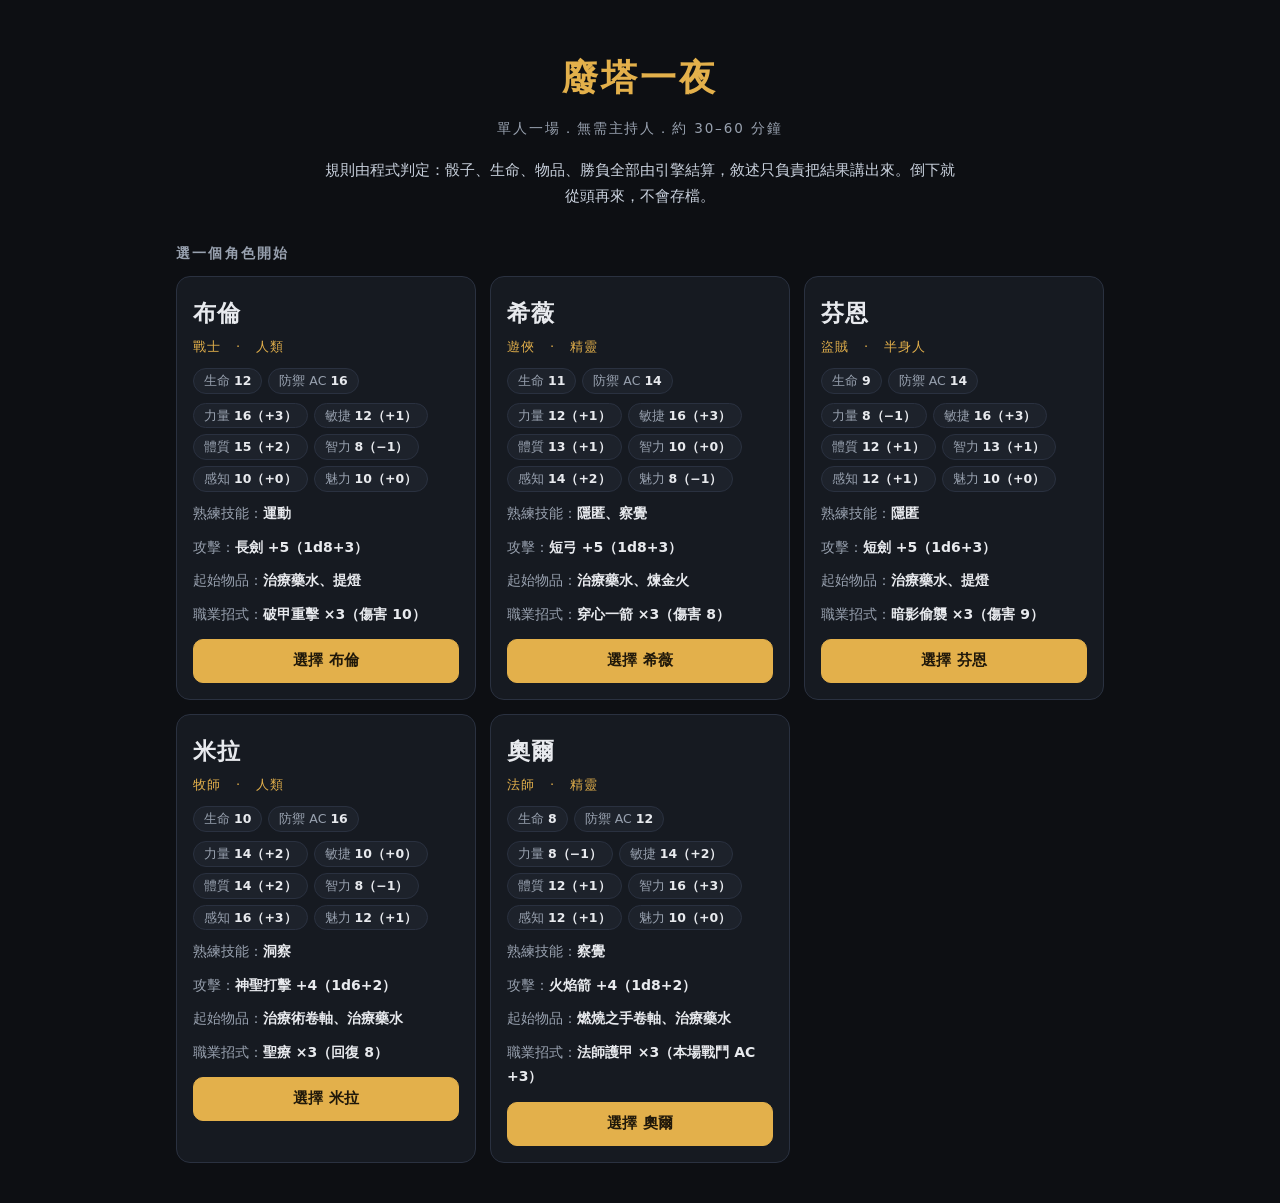
<file: index.html>
<!DOCTYPE html>
<html lang="zh-Hant-HK">
<head>
<meta charset="utf-8">
<meta name="viewport" content="width=device-width, initial-scale=1, viewport-fit=cover">
<meta name="color-scheme" content="dark">
<link rel="icon" href="data:,">
<title>廢塔一夜 — 單人一夜 TRPG</title>
<!--
  Solo one-shot TRPG, single self-contained file.
  No build step, no framework, no CDN, no network calls, no external assets.
  Works over http(s) and by double-clicking the file (file://).
  Player-facing text: Traditional Chinese (Hong Kong). Code/comments: English.
-->
<style>
:root{
  --bg:#0d0f13; --panel:#161a21; --panel2:#1d222b; --line:#2a3140;
  --ink:#e8eaee; --muted:#98a1af; --accent:#e3b04b; --roll:#9ec5ff;
  --good:#7fc98a; --bad:#e8756b;
}
*{box-sizing:border-box}
html,body{margin:0;padding:0;height:100%}
body{
  background:var(--bg); color:var(--ink);
  font-family:"Noto Sans CJK HK","Noto Sans HK","PingFang HK","PingFang TC",
              "Hiragino Sans CNS","Microsoft JhengHei",system-ui,-apple-system,"Segoe UI",sans-serif;
  font-size:16px; line-height:1.75; -webkit-text-size-adjust:100%;
}
#app{min-height:100%}
.wrap{width:100%;max-width:960px;margin:0 auto;padding:16px 16px 40px}

/* ---------- opening screen ---------- */
.hero{padding:30px 8px 4px;text-align:center}
.hero h1{margin:0 0 8px;font-size:36px;letter-spacing:.08em;color:var(--accent)}
.hero .sub{margin:0;color:var(--muted);font-size:13.5px;letter-spacing:.14em}
.hero .lead{margin:16px auto 0;max-width:640px;color:#c9d1dd;font-size:15px}
.sectitle{margin:28px 0 10px;font-size:14px;letter-spacing:.16em;color:var(--muted)}
.cards{display:grid;grid-template-columns:repeat(auto-fill,minmax(290px,1fr));gap:14px}
.card{background:var(--panel);border:1px solid var(--line);border-radius:14px;padding:16px;display:flex;flex-direction:column;gap:9px}
.card h2{margin:0;font-size:23px;letter-spacing:.04em}
.card .tag{color:var(--accent);font-size:13px;letter-spacing:.1em;margin-top:-6px}
.stats{display:flex;gap:6px;flex-wrap:wrap}
.pill{background:var(--panel2);border:1px solid var(--line);border-radius:999px;padding:1px 10px;font-size:12.5px;color:var(--muted);white-space:nowrap}
.pill b{color:var(--ink);font-weight:600}
.kv{font-size:14px;color:var(--muted);margin:0}
.kv b{color:var(--ink);font-weight:600}
.card .btn{margin-top:4px}

/* ---------- buttons ---------- */
.btn{appearance:none;-webkit-appearance:none;border:1px solid var(--line);background:var(--panel2);
  color:var(--ink);font:inherit;font-size:15px;line-height:1.45;padding:10px 14px;border-radius:10px;
  cursor:pointer;text-align:left;transition:background .12s,border-color .12s}
.btn:hover:not(:disabled){background:#28303c;border-color:#3d4a5c}
.btn:focus-visible{outline:2px solid var(--accent);outline-offset:2px}
.btn:disabled{opacity:.4;cursor:not-allowed}
.btn.primary{background:var(--accent);color:#20180a;border-color:var(--accent);font-weight:700;text-align:center}
.btn.primary:hover:not(:disabled){background:#f2c467}
.btn.ghost{background:transparent}
.btn small{display:block;color:var(--muted);font-size:12.5px;font-weight:400}
.btn.primary small{color:#4a3a12}

/* ---------- play screen ---------- */
.play{display:flex;flex-direction:column;height:100vh;height:100dvh;max-width:960px;margin:0 auto;width:100%}
.status{flex:0 0 auto;background:#12161c;border-bottom:1px solid var(--line);
  padding:9px 14px;display:flex;flex-wrap:wrap;gap:6px 18px;align-items:center}
.status .who{font-weight:700;font-size:15px}
.status .who span{color:var(--muted);font-weight:400;font-size:13px;margin-left:6px}
.hpwrap{display:flex;align-items:center;gap:8px;font-size:14px;font-variant-numeric:tabular-nums}
.hpwrap .lab{color:var(--muted);font-size:12.5px;letter-spacing:.1em}
.hpbar{width:104px;height:9px;border-radius:6px;background:#232a34;border:1px solid var(--line);overflow:hidden}
.hpfill{height:100%;background:var(--good);transition:width .2s}
.hpfill.warn{background:var(--accent)}
.hpfill.low{background:var(--bad)}
.inv{display:flex;gap:6px;flex-wrap:wrap;align-items:center}
.inv .lab{color:var(--muted);font-size:12.5px;letter-spacing:.1em}
.chip{background:var(--panel2);border:1px solid var(--line);border-radius:8px;padding:1px 8px;font-size:12.5px;color:#c3ccd9}
.chip.none{border-style:dashed;color:var(--muted)}

#log{flex:1 1 auto;overflow-y:auto;padding:18px 16px 26px;-webkit-overflow-scrolling:touch}
.line{margin:0 0 8px;max-width:72ch}
.line.fact{color:var(--ink)}
.line.narr{color:#c6cedb}
.line.roll{color:var(--roll);font-size:14px;font-variant-numeric:tabular-nums;letter-spacing:.01em}
.line.act{color:var(--accent);font-size:14.5px}
.line.sys{color:var(--muted);font-size:13.5px}
.line.good{color:var(--good)}
.line.bad{color:var(--bad)}
.divider{border:0;border-top:1px dashed var(--line);margin:18px 0 14px}
.banner{border:1px solid var(--line);border-radius:12px;padding:14px 16px;margin:14px 0;background:var(--panel)}
.banner.win{border-color:#3f6a46;background:#16211a}
.banner.secret{border-color:#6a5a36;background:#211c15}
.banner.lose{border-color:#6a3b36;background:#211615}
.banner h2{margin:0 0 4px;font-size:20px;letter-spacing:.1em}
.banner.win h2{color:var(--good)}
.banner.secret h2{color:#e0c56a}
.banner.lose h2{color:var(--bad)}
.banner p{margin:0;color:var(--muted);font-size:14px}

#actions{flex:0 0 auto;border-top:1px solid var(--line);background:#12161c;
  padding:12px 14px;padding-bottom:calc(12px + env(safe-area-inset-bottom));
  display:flex;flex-direction:column;gap:8px;max-height:56vh;overflow-y:auto}
.row{display:flex;flex-wrap:wrap;gap:8px}
.row > .btn{flex:1 1 240px}
.tray{background:var(--panel);border:1px solid var(--line);border-radius:12px;padding:10px;display:flex;flex-direction:column;gap:6px}
.tray h3{margin:0 0 2px;font-size:12.5px;letter-spacing:.14em;color:var(--muted);font-weight:600}
.hint{color:var(--muted);font-size:13px;margin:0}

/* ---------- fatal validator screen ---------- */
.fatal{max-width:760px;margin:60px auto;padding:22px;background:var(--panel);border:1px solid #6a3b36;border-radius:14px}
.fatal h1{margin:0 0 10px;font-size:22px;color:var(--bad)}
.fatal p{color:var(--muted);font-size:14px}
.fatal ul{margin:12px 0 0;padding-left:20px}
.fatal li{margin:4px 0;color:#f0c9c4;font-size:14px;word-break:break-word}

@media (max-width:640px){
  .hero h1{font-size:28px}
  .wrap{padding:12px 12px 32px}
  .cards{grid-template-columns:1fr}
  .row > .btn{flex:1 1 100%}
  .line{max-width:none}
  .status{gap:4px 12px;padding:8px 12px}
  .hpbar{width:80px}
  #log{padding:14px 12px 20px}
}
</style>
</head>
<body>
<div id="app"></div>

<!-- ==========================================================================
     ADVENTURE DATA BLOCK
     Every adventure lives here, keyed by id. Embedded (not fetched) so the
     file works from file:// with zero network calls.
     To add an adventure: append `<id>: { ...adventure json... },` below and
     point DEFAULT_ADVENTURE_ID at it. The startup validator checks it.
     ========================================================================== -->
<script id="adventure-data">
var ADVENTURES = {

  // ---- wasted_tower : verbatim copy of adventures/wasted_tower.json ----
  wasted_tower:
{
  "title": "廢塔一夜",
  "start": "f1_gate",
  "meta": {
    "required_for_secret": [
      "f1_rats",
      "f1_bandit",
      "f2_bones",
      "f2_ooze",
      "f3_cult",
      "f3_wight",
      "hide_vault",
      "hide_crypt"
    ]
  },
  "items": [
    {
      "id": "lantern",
      "name": "提燈",
      "kind": "gear"
    },
    {
      "id": "iron_key",
      "name": "鏽鐵鑰匙",
      "kind": "key"
    },
    {
      "id": "rust_key",
      "name": "銅鏽鑰匙",
      "kind": "key"
    },
    {
      "id": "potion_heal",
      "name": "治療藥水",
      "kind": "consumable",
      "heal": 8
    },
    {
      "id": "potion_heal_2",
      "name": "治療藥水",
      "kind": "consumable",
      "heal": 8
    },
    {
      "id": "cure_wounds",
      "name": "治療術卷軸",
      "kind": "consumable",
      "heal": 10
    },
    {
      "id": "burning_hands",
      "name": "燃燒之手卷軸",
      "kind": "consumable",
      "damage": 8
    },
    {
      "id": "alchemist_fire",
      "name": "煉金火",
      "kind": "consumable",
      "damage": 6
    },
    {
      "id": "holy_water",
      "name": "聖水",
      "kind": "consumable",
      "damage": 7
    }
  ],
  "pregens": [
    {
      "name": "布倫",
      "class": "戰士",
      "race": "人類",
      "str": 16,
      "dex": 12,
      "con": 15,
      "int": 8,
      "wis": 10,
      "cha": 10,
      "ac": 16,
      "hp_max": 12,
      "skills": [
        "athletics"
      ],
      "attack": {
        "name": "長劍",
        "bonus": 5,
        "damage": "1d8+3"
      },
      "inventory": [
        "potion_heal",
        "lantern"
      ],
      "features": [
        {
          "id": "power_strike",
          "name": "破甲重擊",
          "uses": 3,
          "effect": {
            "type": "damage",
            "amount": 10
          }
        }
      ]
    },
    {
      "name": "希薇",
      "class": "遊俠",
      "race": "精靈",
      "str": 12,
      "dex": 16,
      "con": 13,
      "int": 10,
      "wis": 14,
      "cha": 8,
      "ac": 14,
      "hp_max": 11,
      "skills": [
        "stealth",
        "perception"
      ],
      "attack": {
        "name": "短弓",
        "bonus": 5,
        "damage": "1d8+3"
      },
      "inventory": [
        "potion_heal",
        "alchemist_fire"
      ],
      "features": [
        {
          "id": "aimed_shot",
          "name": "穿心一箭",
          "uses": 3,
          "effect": {
            "type": "damage",
            "amount": 8
          }
        }
      ]
    },
    {
      "name": "芬恩",
      "class": "盜賊",
      "race": "半身人",
      "str": 8,
      "dex": 16,
      "con": 12,
      "int": 13,
      "wis": 12,
      "cha": 10,
      "ac": 14,
      "hp_max": 9,
      "skills": [
        "stealth"
      ],
      "attack": {
        "name": "短劍",
        "bonus": 5,
        "damage": "1d6+3"
      },
      "inventory": [
        "potion_heal",
        "lantern"
      ],
      "features": [
        {
          "id": "sneak_stab",
          "name": "暗影偷襲",
          "uses": 3,
          "effect": {
            "type": "damage",
            "amount": 9
          }
        }
      ]
    },
    {
      "name": "米拉",
      "class": "牧師",
      "race": "人類",
      "str": 14,
      "dex": 10,
      "con": 14,
      "int": 8,
      "wis": 16,
      "cha": 12,
      "ac": 16,
      "hp_max": 10,
      "skills": [
        "insight"
      ],
      "attack": {
        "name": "神聖打擊",
        "bonus": 4,
        "damage": "1d6+2"
      },
      "inventory": [
        "cure_wounds",
        "potion_heal"
      ],
      "features": [
        {
          "id": "lay_on_hands",
          "name": "聖療",
          "uses": 3,
          "effect": {
            "type": "heal",
            "amount": 8
          }
        }
      ]
    },
    {
      "name": "奧爾",
      "class": "法師",
      "race": "精靈",
      "str": 8,
      "dex": 14,
      "con": 12,
      "int": 16,
      "wis": 12,
      "cha": 10,
      "ac": 12,
      "hp_max": 8,
      "skills": [
        "perception"
      ],
      "attack": {
        "name": "火焰箭",
        "bonus": 4,
        "damage": "1d8+2"
      },
      "inventory": [
        "burning_hands",
        "potion_heal"
      ],
      "features": [
        {
          "id": "mage_armor",
          "name": "法師護甲",
          "uses": 3,
          "effect": {
            "type": "ac_bonus",
            "amount": 3,
            "duration": "combat"
          }
        }
      ]
    }
  ],
  "scenes": [
    {
      "id": "f1_gate",
      "type": "beat",
      "facts": [
        "林緣有一座廢塔。",
        "木門半掩。",
        "天色將晚。"
      ],
      "choices": [
        {
          "id": "search",
          "label": "搜查門廊",
          "to": "f1_rats",
          "give": [
            "iron_key"
          ]
        },
        {
          "id": "rush",
          "label": "直接進塔",
          "to": "f1_rats"
        }
      ]
    },
    {
      "id": "f1_rats",
      "type": "combat",
      "facts": [
        "門廳竄出腐鼠。",
        "地上有齧過的布條。",
        "對面有走廊。"
      ],
      "enemies": [
        {
          "id": "rat_1",
          "name": "腐鼠",
          "ac": 11,
          "hp": 4,
          "atk": 2,
          "damage": "1d4"
        },
        {
          "id": "rat_2",
          "name": "腐鼠",
          "ac": 11,
          "hp": 4,
          "atk": 2,
          "damage": "1d4"
        },
        {
          "id": "rat_3",
          "name": "腐鼠",
          "ac": 11,
          "hp": 3,
          "atk": 2,
          "damage": "1d4"
        }
      ],
      "win_to": "f1_hall",
      "flee_to": "f1_gate"
    },
    {
      "id": "f1_hall",
      "type": "beat",
      "facts": [
        "走廊地板塌了一角。",
        "塵土裡露出朽木梁。",
        "盡頭有向下的石階。"
      ],
      "choices": [
        {
          "id": "climb",
          "label": "攀爬過塌陷處",
          "to": "f1_ath"
        },
        {
          "id": "creep",
          "label": "貼牆潛行繞過",
          "to": "f1_stl"
        },
        {
          "id": "scan",
          "label": "細看地板找落腳點",
          "to": "f1_per"
        }
      ]
    },
    {
      "id": "f1_ath",
      "type": "check",
      "facts": [
        "你打算硬闖過去。"
      ],
      "skill": "athletics",
      "dc": 12,
      "success_to": "f1_bandit",
      "fail_to": "f1_bandit",
      "fail_hp_delta": -2
    },
    {
      "id": "f1_stl",
      "type": "check",
      "facts": [
        "你貼著牆邊找縫隙繞過去。"
      ],
      "skill": "stealth",
      "dc": 12,
      "success_to": "f1_bandit",
      "fail_to": "f1_bandit",
      "fail_hp_delta": -2
    },
    {
      "id": "f1_per",
      "type": "check",
      "facts": [
        "你仔細觀察哪塊地板還撐得住。"
      ],
      "skill": "perception",
      "dc": 12,
      "success_to": "f1_bandit",
      "fail_to": "f1_bandit",
      "fail_hp_delta": -2
    },
    {
      "id": "f1_bandit",
      "type": "combat",
      "facts": [
        "石階口有一個盜墓者擋住去路。",
        "他握著生鏽短斧。",
        "只有這一個人。"
      ],
      "enemies": [
        {
          "id": "bandit",
          "name": "盜墓者",
          "ac": 13,
          "hp": 11,
          "atk": 3,
          "damage": "1d6+1"
        }
      ],
      "win_to": "f2_stairs",
      "flee_to": "f1_hall"
    },
    {
      "id": "f2_stairs",
      "type": "beat",
      "facts": [
        "你來到二層轉角。",
        "正路通往上層通道。",
        "側牆有一扇上鎖小門。"
      ],
      "choices": [
        {
          "id": "side",
          "label": "用鏽鐵鑰匙開側門",
          "to": "hide_vault",
          "require_item": [
            "iron_key"
          ]
        },
        {
          "id": "up",
          "label": "直上正路",
          "to": "f2_bones"
        }
      ]
    },
    {
      "id": "hide_vault",
      "type": "combat",
      "facts": [
        "側門後是一間狹窄寶庫。",
        "石像守衛擋在箱子前。",
        "沒有其他出口。"
      ],
      "enemies": [
        {
          "id": "statue",
          "name": "石像守衛",
          "ac": 14,
          "hp": 14,
          "atk": 4,
          "damage": "1d6+1"
        }
      ],
      "win_to": "hide_vault_loot",
      "flee_to": "f2_stairs"
    },
    {
      "id": "hide_vault_loot",
      "type": "beat",
      "facts": [
        "石像倒下。",
        "箱內有一把銅鏽鑰匙和一瓶藥水。"
      ],
      "choices": [
        {
          "id": "take_loot",
          "label": "拿走鑰匙與藥水，回到正路",
          "to": "f2_bones",
          "give": [
            "rust_key",
            "potion_heal_2"
          ],
          "set_flag": [
            "vault_cleared"
          ],
          "take": [
            "iron_key"
          ]
        }
      ]
    },
    {
      "id": "f2_bones",
      "type": "combat",
      "facts": [
        "通道裡有一具朽骨站起來。",
        "通道很窄。",
        "再往裡是陷阱標記的石板。"
      ],
      "enemies": [
        {
          "id": "bone_guard",
          "name": "朽骨守衛",
          "ac": 12,
          "hp": 9,
          "atk": 3,
          "damage": "1d4+1"
        }
      ],
      "win_to": "f2_trap",
      "flee_to": "f2_stairs"
    },
    {
      "id": "f2_trap",
      "type": "beat",
      "facts": [
        "石板上有細縫。",
        "空氣裡有灰塵味。",
        "對面是濕潤的下層入口。"
      ],
      "choices": [
        {
          "id": "force",
          "label": "硬踩過去",
          "to": "f2_trap_ath"
        },
        {
          "id": "watch",
          "label": "觀察陷阱縫隙",
          "to": "f2_trap_per"
        }
      ]
    },
    {
      "id": "f2_trap_ath",
      "type": "check",
      "facts": [
        "你打算用腳步硬闖。"
      ],
      "skill": "athletics",
      "dc": 13,
      "success_to": "f2_ooze",
      "fail_to": "f2_ooze",
      "fail_hp_delta": -3
    },
    {
      "id": "f2_trap_per",
      "type": "check",
      "facts": [
        "你盯著縫隙找安全落點。"
      ],
      "skill": "perception",
      "dc": 12,
      "success_to": "f2_ooze",
      "fail_to": "f2_ooze",
      "fail_hp_delta": -2
    },
    {
      "id": "f2_ooze",
      "type": "combat",
      "facts": [
        "濕室裡有一團酸蝕軟泥。",
        "地面被腐蝕出凹坑。",
        "只有這一團。"
      ],
      "enemies": [
        {
          "id": "ooze",
          "name": "酸蝕軟泥",
          "ac": 11,
          "hp": 14,
          "atk": 3,
          "damage": "1d4+1"
        }
      ],
      "win_to": "f3_door",
      "flee_to": "f2_trap"
    },
    {
      "id": "f3_door",
      "type": "beat",
      "facts": [
        "底層鐵門擋住內室。",
        "門上有銅鏽鎖孔。",
        "門後傳出冷風。"
      ],
      "choices": [
        {
          "id": "unlock",
          "label": "用銅鏽鑰匙開門",
          "to": "f3_cult",
          "require_item": [
            "rust_key"
          ]
        },
        {
          "id": "smash",
          "label": "撞開鐵門",
          "to": "f3_cult",
          "hp_delta": -3
        }
      ]
    },
    {
      "id": "f3_cult",
      "type": "combat",
      "facts": [
        "內室站著一個塔影邪徒。",
        "他手持短杖。",
        "再往裡是祭壇走廊。"
      ],
      "enemies": [
        {
          "id": "cultist",
          "name": "塔影邪徒",
          "ac": 12,
          "hp": 12,
          "atk": 3,
          "damage": "1d6+1"
        }
      ],
      "win_to": "f3_shrine",
      "flee_to": "f3_door"
    },
    {
      "id": "f3_shrine",
      "type": "beat",
      "facts": [
        "祭壇前可以稍作喘息。",
        "牆邊有一個密龕。",
        "正門通往怨靈內室。"
      ],
      "choices": [
        {
          "id": "niche",
          "label": "打開密龕",
          "to": "hide_crypt",
          "require_flag": [
            "vault_cleared"
          ]
        },
        {
          "id": "rush_boss",
          "label": "直闖內室",
          "to": "f3_wight"
        }
      ]
    },
    {
      "id": "hide_crypt",
      "type": "combat",
      "facts": [
        "密龕後是一間小墓室。",
        "墓影從棺中升起。",
        "角落有一瓶聖水。"
      ],
      "enemies": [
        {
          "id": "crypt_shade",
          "name": "墓影",
          "ac": 12,
          "hp": 10,
          "atk": 3,
          "damage": "1d4+2"
        }
      ],
      "win_to": "hide_crypt_loot",
      "flee_to": "f3_shrine"
    },
    {
      "id": "hide_crypt_loot",
      "type": "beat",
      "facts": [
        "墓影散去。",
        "你取得聖水。"
      ],
      "choices": [
        {
          "id": "take_holy",
          "label": "帶回祭壇走廊",
          "to": "f3_wight",
          "give": [
            "holy_water"
          ]
        }
      ]
    },
    {
      "id": "f3_wight",
      "type": "combat",
      "facts": [
        "內室中央立著塔影怨靈。",
        "沒有其他出口。"
      ],
      "enemies": [
        {
          "id": "tower_wight",
          "name": "塔影怨靈",
          "ac": 13,
          "hp": 16,
          "atk": 4,
          "damage": "1d6+1"
        }
      ],
      "win_to": "post_tower"
    },
    {
      "id": "post_tower",
      "type": "beat",
      "facts": [
        "怨靈散成灰。",
        "你走出廢塔。",
        "林緣風很大。"
      ],
      "choices": [
        {
          "id": "leave",
          "label": "帶著銅徽離開",
          "to": "win"
        },
        {
          "id": "face_rival",
          "label": "面對跟蹤的冒險者",
          "to": "pick_rival",
          "require_flag": [
            "secret_ready"
          ]
        }
      ]
    },
    {
      "id": "pick_rival",
      "type": "beat",
      "facts": [
        "林緣站著另一名冒險者。",
        "對方擋住去路。"
      ],
      "choices_from": "other_pregens",
      "choice_to": "rival_boss"
    },
    {
      "id": "rival_boss",
      "type": "combat",
      "facts": [
        "對手拔出武器。",
        "這是一場冒險者對決。"
      ],
      "enemies": [
        {
          "from_pregen": "selected_rival"
        }
      ],
      "win_to": "secret_win",
      "flee_to": "post_tower"
    },
    {
      "id": "win",
      "type": "end",
      "end": "win",
      "facts": [
        "你取下牆上的銅徽。",
        "廢塔恢復寂靜。",
        "這一夜結束了。"
      ]
    },
    {
      "id": "secret_win",
      "type": "end",
      "end": "secret_win",
      "facts": [
        "跟蹤者倒下。",
        "你清掃了整座廢塔。",
        "銅徽在夜色中發亮。",
        "隱藏結局。"
      ]
    }
  ]
}

};

var DEFAULT_ADVENTURE_ID = 'wasted_tower';

if (typeof module !== 'undefined' && module.exports) {
  module.exports = { ADVENTURES: ADVENTURES, DEFAULT_ADVENTURE_ID: DEFAULT_ADVENTURE_ID };
}
</script>

<!-- ==========================================================================
     ENGINE
     The deterministic rules engine. It owns ALL state: HP, inventory, dice,
     combat, scene transitions, win/lose. It touches no DOM, so a node test
     harness can load this exact block and drive it headlessly.
     ========================================================================== -->
<script id="engine">

(function (global) {
  'use strict';

  // ---------------------------------------------------------------- constants
  var PROFICIENCY_BONUS = 2;

  // The only skills that exist, mapped to the ability they use.
  var SKILL_ABILITY = {
    athletics: 'str',
    stealth: 'dex',
    perception: 'wis',
    insight: 'wis',
    persuasion: 'cha'
  };

  var SKILL_LABEL = {
    athletics: '運動', stealth: '隱匿', perception: '察覺',
    insight: '洞察', persuasion: '說服'
  };

  var ABILITY_LABEL = {
    str: '力量', dex: '敏捷', con: '體質', int: '智力', wis: '感知', cha: '魅力'
  };

  var SCENE_TYPES = ['beat', 'check', 'combat', 'end'];
  var ITEM_KINDS = ['gear', 'key', 'consumable'];

  // ---------------------------------------------------------------------- rng
  // Every die in the game goes through an rng object exposing die(sides).
  // makeRng is a seeded mulberry32 so a seed replays an identical run.
  function makeRng(seed) {
    var s = (seed >>> 0) || 0x9e3779b9;
    var count = 0;
    function next() {
      s = (s + 0x6d2b79f5) | 0;
      var t = Math.imul(s ^ (s >>> 15), 1 | s);
      t = (t + Math.imul(t ^ (t >>> 7), 61 | t)) ^ t;
      return ((t ^ (t >>> 14)) >>> 0) / 4294967296;
    }
    return {
      kind: 'seeded',
      seed: seed,
      next: next,
      rolled: function () { return count; },
      die: function (sides) { count++; return Math.floor(next() * sides) + 1; }
    };
  }

  // Fixed-sequence rng: same interface, used by tests that need exact faces.
  function makeFixedRng(values) {
    var i = 0;
    return {
      kind: 'fixed',
      next: function () { return 0; },
      rolled: function () { return i; },
      die: function (sides) {
        if (i >= values.length) throw new Error('fixed rng exhausted');
        var v = values[i++];
        return Math.max(1, Math.min(sides, v));
      }
    };
  }

  // --------------------------------------------------------------------- dice
  var DICE_RE = /^\s*(\d+)\s*[dD]\s*(\d+)\s*(?:([+-])\s*(\d+))?\s*$/;

  function parseDice(spec) {
    if (typeof spec !== 'string') return null;
    var m = DICE_RE.exec(spec);
    if (!m) return null;
    var count = parseInt(m[1], 10);
    var sides = parseInt(m[2], 10);
    var mod = m[4] ? parseInt(m[4], 10) * (m[3] === '-' ? -1 : 1) : 0;
    if (!(count >= 1) || !(sides >= 2)) return null;
    return { count: count, sides: sides, mod: mod };
  }

  function rollDice(spec, rng) {
    var p = parseDice(spec);
    if (!p) throw new Error('bad dice spec: ' + spec);
    var rolls = [], total = 0;
    for (var i = 0; i < p.count; i++) {
      var r = rng.die(p.sides);
      rolls.push(r);
      total += r;
    }
    total += p.mod;
    return { spec: spec, rolls: rolls, mod: p.mod, total: total };
  }

  function abilityMod(score) { return Math.floor((score - 10) / 2); }

  // ---------------------------------------------------------------- validator
  // Runs over the embedded data at startup. If it returns ok:false the UI
  // refuses to start and prints the messages.
  function validateAdventure(adv) {
    var errors = [];
    function err(msg) { errors.push(msg); }

    if (!adv || typeof adv !== 'object') {
      return { ok: false, errors: ['冒險資料不存在或格式錯誤。'] };
    }
    if (typeof adv.title !== 'string' || !adv.title) err('冒險缺少 title。');
    if (typeof adv.start !== 'string' || !adv.start) err('冒險缺少 start（起始場景）。');

    // --- items
    var items = {};
    if (!Array.isArray(adv.items)) {
      err('冒險缺少 items 陣列。');
    } else {
      adv.items.forEach(function (it, i) {
        var where = '物品 #' + i;
        if (!it || typeof it.id !== 'string' || !it.id) { err(where + ' 缺少 id。'); return; }
        where = '物品「' + it.id + '」';
        if (items[it.id]) err(where + ' 的 id 重複。');
        items[it.id] = it;
        if (typeof it.name !== 'string' || !it.name) err(where + ' 缺少 name。');
        if (ITEM_KINDS.indexOf(it.kind) < 0) err(where + ' 的 kind「' + it.kind + '」不合法（只能是 gear / key / consumable）。');
        var hasHeal = it.heal !== undefined && it.heal !== null;
        var hasDmg = it.damage !== undefined && it.damage !== null;
        if (it.kind === 'consumable') {
          if (hasHeal && hasDmg) err(where + ' 同時有 heal 和 damage，消耗品只能二擇其一。');
          if (!hasHeal && !hasDmg) err(where + ' 既沒有 heal 也沒有 damage，消耗品必須二擇其一。');
          if (hasHeal && !Number.isInteger(it.heal)) err(where + ' 的 heal 必須是整數。');
          if (hasDmg && !Number.isInteger(it.damage)) err(where + ' 的 damage 必須是整數。');
        } else if (hasHeal || hasDmg) {
          err(where + ' 不是消耗品，卻有 heal / damage。');
        }
      });
    }
    function checkItem(id, where) {
      if (!items[id]) err(where + ' 指向不存在的物品「' + id + '」。');
    }

    // --- scenes
    var scenes = {};
    if (!Array.isArray(adv.scenes) || adv.scenes.length === 0) {
      err('冒險缺少 scenes 陣列。');
    } else {
      adv.scenes.forEach(function (sc, i) {
        if (!sc || typeof sc.id !== 'string' || !sc.id) { err('場景 #' + i + ' 缺少 id。'); return; }
        if (scenes[sc.id]) err('場景「' + sc.id + '」的 id 重複。');
        scenes[sc.id] = sc;
      });
    }
    function checkScene(id, where) {
      if (typeof id !== 'string' || !scenes[id]) err(where + ' 指向不存在的場景「' + id + '」。');
    }

    if (typeof adv.start === 'string' && adv.start && !scenes[adv.start]) {
      err('起始場景「' + adv.start + '」不存在。');
    }

    (Array.isArray(adv.scenes) ? adv.scenes : []).forEach(function (sc) {
      if (!sc || typeof sc.id !== 'string') return;
      var where = '場景「' + sc.id + '」';
      if (SCENE_TYPES.indexOf(sc.type) < 0) { err(where + ' 的 type「' + sc.type + '」不合法。'); return; }
      if (sc.facts !== undefined && !Array.isArray(sc.facts)) err(where + ' 的 facts 必須是字串陣列。');

      if (sc.type === 'beat') {
        var fromPregens = sc.choices_from === 'other_pregens';
        if (fromPregens) {
          if (typeof sc.choice_to !== 'string' || !sc.choice_to) err(where + ' 使用 choices_from 時必須有 choice_to。');
          else checkScene(sc.choice_to, where + ' 的 choice_to');
        } else if (!Array.isArray(sc.choices) || sc.choices.length === 0) {
          err(where + ' 沒有 choices。');
          return;
        }
        (Array.isArray(sc.choices) ? sc.choices : []).forEach(function (c, ci) {
          var cw = where + ' 的選項 #' + ci;
          if (!c || typeof c.id !== 'string' || !c.id) err(cw + ' 缺少 id。');
          else cw = where + ' 的選項「' + c.id + '」';
          if (!c || typeof c.label !== 'string' || !c.label) err(cw + ' 缺少 label。');
          if (!c) return;
          checkScene(c.to, cw + ' 的 to');
          ['give', 'take', 'require_item'].forEach(function (f) {
            if (c[f] === undefined) return;
            if (!Array.isArray(c[f])) { err(cw + ' 的 ' + f + ' 必須是陣列。'); return; }
            c[f].forEach(function (id) { checkItem(id, cw + ' 的 ' + f); });
          });
          ['require_flag', 'set_flag'].forEach(function (f) {
            if (c[f] !== undefined && !Array.isArray(c[f])) err(cw + ' 的 ' + f + ' 必須是陣列。');
          });
          if (c.hp_delta !== undefined && !Number.isInteger(c.hp_delta)) err(cw + ' 的 hp_delta 必須是整數。');
        });
      } else if (sc.type === 'check') {
        if (!SKILL_ABILITY[sc.skill]) {
          err(where + ' 的 skill「' + sc.skill + '」不在允許的五項技能內（athletics / stealth / perception / insight / persuasion）。');
        }
        if (!Number.isInteger(sc.dc)) err(where + ' 的 dc 必須是整數。');
        checkScene(sc.success_to, where + ' 的 success_to');
        checkScene(sc.fail_to, where + ' 的 fail_to');
        if (sc.fail_hp_delta !== undefined && !Number.isInteger(sc.fail_hp_delta)) err(where + ' 的 fail_hp_delta 必須是整數。');
      } else if (sc.type === 'combat') {
        if (!Array.isArray(sc.enemies) || sc.enemies.length === 0) err(where + ' 沒有 enemies。');
        else sc.enemies.forEach(function (e, ei) {
          var ew = where + ' 的敵人 #' + ei;
          if (!e) { err(ew + ' 缺少資料。'); return; }
          if (e.from_pregen) {
            if (e.from_pregen !== 'selected_rival') err(ew + ' 的 from_pregen 只接受 selected_rival。');
            return;
          }
          if (typeof e.name !== 'string' || !e.name) err(ew + ' 缺少 name。');
          ['ac', 'hp', 'atk'].forEach(function (f) {
            if (!Number.isInteger(e[f])) err(ew + ' 的 ' + f + ' 必須是整數。');
          });
          if (!parseDice(e.damage)) err(ew + ' 的 damage「' + e.damage + '」不是合法骰子字串。');
        });
        checkScene(sc.win_to, where + ' 的 win_to');
        if (sc.flee_to !== undefined && sc.flee_to !== null) checkScene(sc.flee_to, where + ' 的 flee_to');
      } else if (sc.type === 'end') {
        if (sc.end !== 'win' && sc.end !== 'lose' && sc.end !== 'secret_win') {
          err(where + ' 的 end 必須是 win / lose / secret_win。');
        }
      }
    });

    // --- meta.required_for_secret
    if (adv.meta !== undefined && adv.meta !== null) {
      if (typeof adv.meta !== 'object' || Array.isArray(adv.meta)) {
        err('meta 必須是物件。');
      } else if (adv.meta.required_for_secret !== undefined) {
        var req = adv.meta.required_for_secret;
        if (!Array.isArray(req)) err('meta.required_for_secret 必須是陣列。');
        else req.forEach(function (id, i) {
          if (typeof id !== 'string' || !id) { err('meta.required_for_secret[' + i + '] 必須是非空字串。'); return; }
          if (!scenes[id]) err('meta.required_for_secret 指向不存在的場景「' + id + '」。');
          else if (scenes[id].type !== 'combat') err('meta.required_for_secret 的「' + id + '」必須是 combat 場景。');
        });
      }
    }

    // --- pregens
    if (!Array.isArray(adv.pregens) || adv.pregens.length === 0) {
      err('冒險缺少 pregens 陣列。');
    } else {
      adv.pregens.forEach(function (p, i) {
        var pw = '角色 #' + i;
        if (!p || typeof p.name !== 'string' || !p.name) { err(pw + ' 缺少 name。'); return; }
        pw = '角色「' + p.name + '」';
        ['class', 'race'].forEach(function (f) {
          if (typeof p[f] !== 'string' || !p[f]) err(pw + ' 缺少 ' + f + '。');
        });
        ['str', 'dex', 'con', 'int', 'wis', 'cha', 'ac', 'hp_max'].forEach(function (f) {
          if (!Number.isInteger(p[f])) err(pw + ' 的 ' + f + ' 必須是整數。');
        });
        if (!Array.isArray(p.skills)) err(pw + ' 的 skills 必須是陣列。');
        else p.skills.forEach(function (s) {
          if (!SKILL_ABILITY[s]) err(pw + ' 的技能「' + s + '」不在允許的五項技能內。');
        });
        if (!p.attack || typeof p.attack !== 'object') err(pw + ' 缺少 attack。');
        else {
          if (typeof p.attack.name !== 'string' || !p.attack.name) err(pw + ' 的 attack 缺少 name。');
          if (!Number.isInteger(p.attack.bonus)) err(pw + ' 的 attack.bonus 必須是整數。');
          if (!parseDice(p.attack.damage)) err(pw + ' 的 attack.damage「' + p.attack.damage + '」不是合法骰子字串。');
        }
        if (!Array.isArray(p.inventory)) err(pw + ' 的 inventory 必須是陣列。');
        else p.inventory.forEach(function (id) { checkItem(id, pw + ' 的 inventory'); });
        if (!Array.isArray(p.features) || p.features.length !== 1) {
          err(pw + ' 必須剛好有 1 個 features。');
        } else {
          var f = p.features[0];
          if (!f || typeof f.id !== 'string' || !f.id) err(pw + ' 的 feature 缺少 id。');
          if (!f || typeof f.name !== 'string' || !f.name) err(pw + ' 的 feature 缺少 name。');
          if (!f || f.uses !== 3) err(pw + ' 的 feature.uses 必須是 3。');
          if (!f || !f.effect || typeof f.effect !== 'object') err(pw + ' 的 feature 缺少 effect。');
          else {
            var et = f.effect.type;
            if (et === 'damage' || et === 'heal') {
              if (!Number.isInteger(f.effect.amount) || f.effect.amount < 1) {
                err(pw + ' 的 feature.effect.amount 必須是正整數。');
              }
            } else if (et === 'ac_bonus') {
              if (!Number.isInteger(f.effect.amount) || f.effect.amount < 1) {
                err(pw + ' 的 feature.effect.amount 必須是正整數。');
              }
              if (f.effect.duration !== 'combat') {
                err(pw + ' 的 feature.effect.duration 必須是 "combat"。');
              }
            } else {
              err(pw + ' 的 feature.effect.type 必須是 damage / heal / ac_bonus。');
            }
          }
        }
      });
    }

    return { ok: errors.length === 0, errors: errors };
  }

  // ------------------------------------------------------------------- engine
  // status: 'idle' (no run yet) | 'playing' | 'won' | 'secret_won' | 'lost'
  function Engine(adventure, options) {
    options = options || {};
    var report = validateAdventure(adventure);
    if (!report.ok) throw new Error('invalid adventure: ' + report.errors.join(' / '));
    this.adventure = adventure;
    this.rng = options.rng || makeRng(options.seed == null ? 20260904 : options.seed);
    this.items = {};
    adventure.items.forEach(function (it) { this.items[it.id] = it; }, this);
    this.scenes = {};
    adventure.scenes.forEach(function (sc) { this.scenes[sc.id] = sc; }, this);
    this.status = 'idle';
    this.pregenIndex = null;
    this.character = null;
    this.scene = null;
    this.sceneId = null;
    this.flags = {};
    this.clearedCombats = {};
    this.rivalPregenIndex = null;
    this.encounter = null;
    this.round = 0;
    this.events = [];
  }

  // --- internal plumbing -----------------------------------------------------
  // Every event carries the frozen narration allowlist exactly as it stood the
  // moment the engine settled that event, so prose can never read later state.
  Engine.prototype.emit = function (ev) {
    ev.view = this.narrationView(null);
    this.events.push(ev);
    return ev;
  };
  Engine.prototype.ok = function () { return { ok: true, error: null, events: this.events.slice() }; };
  // reject() never mutates game state; the caller's attempt simply did not happen.
  Engine.prototype.reject = function (msg) { return { ok: false, error: msg, events: this.events.slice() }; };

  Engine.prototype.itemName = function (id) {
    return this.items[id] ? this.items[id].name : id;
  };

  Engine.prototype.inventoryNames = function () {
    return this.character ? this.character.inventory.map(this.itemName, this) : [];
  };

  Engine.prototype.livingEnemies = function () {
    if (!this.encounter) return [];
    var out = [];
    this.encounter.enemies.forEach(function (e, i) {
      if (e.hp > 0) out.push({ index: i, ref: e, name: e.name, hp: e.hp, hp_max: e.hp_max });
    });
    return out;
  };

  Engine.prototype.enemySnapshot = function () {
    if (!this.encounter) return [];
    return this.encounter.enemies.map(function (e, i) {
      return { index: i, name: e.name, hp: e.hp, hp_max: e.hp_max, alive: e.hp > 0 };
    });
  };

  // --- run lifecycle ---------------------------------------------------------
  Engine.prototype.characterFromPregen = function (p) {
    return {
      name: p.name, cls: p['class'], race: p.race,
      str: p.str, dex: p.dex, con: p.con, int: p['int'], wis: p.wis, cha: p.cha,
      ac: p.ac, acBonus: 0, hp: p.hp_max, hp_max: p.hp_max,
      skills: p.skills.slice(),
      attack: { name: p.attack.name, bonus: p.attack.bonus, damage: p.attack.damage },
      inventory: p.inventory.slice(),
      features: (p.features || []).map(function (f) {
        return {
          id: f.id, name: f.name, uses: f.uses, usesMax: f.uses,
          effect: JSON.parse(JSON.stringify(f.effect))
        };
      })
    };
  };

  Engine.prototype.effectiveAc = function () {
    return this.character ? this.character.ac + (this.character.acBonus || 0) : 0;
  };

  Engine.prototype.clearCombatBonuses = function () {
    if (this.character && this.character.acBonus) this.character.acBonus = 0;
  };

  Engine.prototype.refreshSecretReady = function () {
    var req = (this.adventure.meta && this.adventure.meta.required_for_secret) || [];
    if (!req.length) return;
    for (var i = 0; i < req.length; i++) {
      if (!this.clearedCombats[req[i]]) {
        if (this.flags.secret_ready) delete this.flags.secret_ready;
        return;
      }
    }
    this.flags.secret_ready = true;
  };

  Engine.prototype.markCombatCleared = function (sceneId) {
    if (sceneId) this.clearedCombats[sceneId] = true;
    this.refreshSecretReady();
  };

  Engine.prototype.resolveEnemy = function (e, index) {
    if (e && e.from_pregen === 'selected_rival') {
      var idx = this.rivalPregenIndex;
      if (idx === null || idx === undefined) throw new Error('selected_rival but no rival chosen');
      var p = this.adventure.pregens[idx];
      if (!p) throw new Error('invalid rival pregen index');
      return {
        id: 'rival',
        name: p.name,
        cls: p.class,
        race: p.race,
        ac: p.ac,
        hp: p.hp_max,
        hp_max: p.hp_max,
        atk: p.attack.bonus,
        damage: p.attack.damage
      };
    }
    return {
      id: e.id || ('enemy_' + index),
      name: e.name,
      cls: e.class || null,
      race: e.race || null,
      ac: e.ac,
      hp: e.hp,
      hp_max: e.hp,
      atk: e.atk,
      damage: e.damage
    };
  };

  Engine.prototype.resolvedChoices = function () {
    var sc = this.scene;
    if (!sc || sc.type !== 'beat') return [];
    if (sc.choices_from === 'other_pregens') {
      var out = [];
      var self = this;
      var to = sc.choice_to;
      this.adventure.pregens.forEach(function (p, i) {
        if (i === self.pregenIndex) return;
        out.push({
          id: 'rival_' + i,
          label: p.name + '（' + p.class + '／' + p.race + '）',
          to: to,
          _rival_index: i
        });
      });
      return out;
    }
    return (sc.choices || []).slice();
  };

  // Fresh character state, flags cleared, back to the start scene.
  Engine.prototype.beginRun = function (pregenIndex) {
    var p = this.adventure.pregens[pregenIndex];
    if (!p) return this.reject('沒有這個角色。');
    this.pregenIndex = pregenIndex;
    this.character = this.characterFromPregen(p);
    this.flags = {};
    this.clearedCombats = {};
    this.rivalPregenIndex = null;
    this.encounter = null;
    this.round = 0;
    this.status = 'playing';
    this.emit({
      t: 'run_start',
      name: this.character.name, cls: this.character.cls, race: this.character.race,
      hp: this.character.hp, hp_max: this.character.hp_max,
      inventory: this.inventoryNames()
    });
    this.enterScene(this.adventure.start);
    return this.ok();
  };

  Engine.prototype.start = function (pregenIndex) {
    this.events = [];
    return this.beginRun(pregenIndex);
  };

  // Full restart from the start scene with fresh character state.
  Engine.prototype.restart = function () {
    this.events = [];
    if (this.pregenIndex == null) return this.reject('還沒有選角色。');
    return this.beginRun(this.pregenIndex);
  };

  Engine.prototype.lose = function (cause) {
    this.status = 'lost';
    this.emit({ t: 'end', outcome: 'lost', cause: cause || 'hp' });
  };

  Engine.prototype.enterScene = function (id) {
    var sc = this.scenes[id];
    if (!sc) throw new Error('unknown scene: ' + id); // validator makes this unreachable
    // Combat-only AC bonus ends when leaving combat (flee or all enemies dead).
    this.clearCombatBonuses();
    this.sceneId = id;
    this.scene = sc;
    this.encounter = null;
    this.refreshSecretReady();
    if (sc.type === 'combat') {
      this.round = 1;
      var self = this;
      this.encounter = {
        enemies: sc.enemies.map(function (e, i) { return self.resolveEnemy(e, i); })
      };
    }
    this.emit({
      t: 'scene',
      sceneType: sc.type,
      facts: (sc.facts || []).slice(),
      enemies: this.enemySnapshot()
    });
    if (sc.type === 'end') {
      if (sc.end === 'win') this.status = 'won';
      else if (sc.end === 'secret_win') this.status = 'secret_won';
      else this.status = 'lost';
      this.emit({ t: 'end', outcome: this.status, cause: 'scene' });
    }
  };

  // --- hp helper -------------------------------------------------------------
  // Single place where player HP moves outside of combat damage.
  Engine.prototype.applyHpDelta = function (delta, reason) {
    var c = this.character;
    c.hp = Math.min(c.hp_max, c.hp + delta);
    if (c.hp < 0) c.hp = 0;
    this.emit({ t: 'hp', delta: delta, hp: c.hp, hp_max: c.hp_max, reason: reason || null });
    if (c.hp <= 0) { this.lose('hp'); return false; }
    return true;
  };

  // --- legal actions ---------------------------------------------------------
  Engine.prototype.choiceVisible = function (c) {
    var i;
    if (Array.isArray(c.require_flag)) {
      for (i = 0; i < c.require_flag.length; i++) if (!this.flags[c.require_flag[i]]) return false;
    }
    if (Array.isArray(c.require_item)) {
      for (i = 0; i < c.require_item.length; i++) {
        if (this.character.inventory.indexOf(c.require_item[i]) < 0) return false;
      }
    }
    return true;
  };

  // Every inventory slot, with whether use_item on it is legal right now.
  // use_item is always offered in beat / check / combat scenes; it is never
  // authored as a choice in the data.
  Engine.prototype.itemActions = function () {
    var self = this;
    var inCombat = this.scene && this.scene.type === 'combat';
    var living = this.livingEnemies();
    return this.character.inventory.map(function (id, slot) {
      var it = self.items[id];
      var act = {
        type: 'use_item', slot: slot, itemId: id, itemName: it.name, kind: it.kind,
        effect: null, amount: 0, enabled: false, needsTarget: false, reason: null
      };
      if (it.kind !== 'consumable') {
        act.reason = '這件物品不能使用。';
        return act;
      }
      if (it.heal !== undefined && it.heal !== null) {
        act.effect = 'heal';
        act.amount = it.heal;
        act.enabled = true;
      } else {
        act.effect = 'damage';
        act.amount = it.damage;
        if (!inCombat) act.reason = '只能在戰鬥中使用。';
        else if (living.length === 0) act.reason = '沒有目標。';
        else { act.enabled = true; act.needsTarget = living.length > 1; }
      }
      return act;
    });
  };

  // Class features with remaining uses, and whether use_feature is legal now.
  // use_feature is always offered in beat / check / combat when uses remain;
  // effect legality (combat-only damage/ac_bonus) gates enabled.
  Engine.prototype.featureActions = function () {
    var self = this;
    var inCombat = this.scene && this.scene.type === 'combat';
    var living = this.livingEnemies();
    var features = (this.character && this.character.features) || [];
    return features.filter(function (f) { return f.uses > 0; }).map(function (f) {
      var act = {
        type: 'use_feature', featureId: f.id, featureName: f.name, uses: f.uses,
        usesMax: f.usesMax, effect: f.effect.type, amount: f.effect.amount,
        enabled: false, needsTarget: false, reason: null
      };
      if (f.effect.type === 'heal') {
        act.enabled = true;
      } else if (f.effect.type === 'damage') {
        if (!inCombat) act.reason = '只能在戰鬥中使用。';
        else if (living.length === 0) act.reason = '沒有目標。';
        else { act.enabled = true; act.needsTarget = living.length > 1; }
      } else if (f.effect.type === 'ac_bonus') {
        if (!inCombat) act.reason = '只能在戰鬥中使用。';
        else if ((self.character.acBonus || 0) > 0) act.reason = '這一場已經有護甲加成。';
        else act.enabled = true;
      } else {
        act.reason = '未知的特性效果。';
      }
      return act;
    });
  };

  Engine.prototype.legalActions = function () {
    if (this.status !== 'playing' || !this.scene) return [];
    var sc = this.scene, acts = [], self = this;
    if (sc.type === 'beat') {
      this.refreshSecretReady();
      this.resolvedChoices().forEach(function (c) {
        if (!self.choiceVisible(c)) return; // hidden when requirements unmet
        acts.push({ type: 'choice', id: c.id, label: c.label });
      });
    } else if (sc.type === 'check') {
      // No roll happens on entry: the player presses this.
      acts.push({ type: 'roll', skill: sc.skill, dc: sc.dc });
    } else if (sc.type === 'combat') {
      this.livingEnemies().forEach(function (e) {
        acts.push({ type: 'attack', target: e.index, targetName: e.name, targetHp: e.hp, targetHpMax: e.hp_max });
      });
      acts.push({ type: 'flee', to: sc.flee_to || null });
    }
    if (sc.type === 'beat' || sc.type === 'check' || sc.type === 'combat') {
      acts = acts.concat(this.itemActions());
      acts = acts.concat(this.featureActions());
    }
    return acts;
  };

  // --- actions ---------------------------------------------------------------
  Engine.prototype.perform = function (action) {
    this.events = [];
    if (!action || typeof action.type !== 'string') return this.reject('未知的行動。');
    if (action.type === 'restart') return this.restart();
    if (this.status !== 'playing') return this.reject('這一場已經結束了。');
    switch (action.type) {
      case 'choice':      return this.doChoice(action.id);
      case 'roll':        return this.doRoll();
      case 'attack':      return this.doAttack(action.target);
      case 'use_item':    return this.doUseItem(action.slot, action.target);
      case 'use_feature': return this.doUseFeature(action.featureId, action.target);
      case 'flee':        return this.doFlee();
      default:            return this.reject('未知的行動。');
    }
  };

  Engine.prototype.doChoice = function (id) {
    var sc = this.scene, self = this;
    if (sc.type !== 'beat') return this.reject('現在不能做這個選擇。');
    this.refreshSecretReady();
    var choice = null;
    this.resolvedChoices().forEach(function (c) { if (c.id === id) choice = c; });
    if (!choice) return this.reject('沒有這個選項。');
    if (!this.choiceVisible(choice)) return this.reject('現在還做不到這件事。');

    this.emit({ t: 'choice', label: choice.label });
    if (choice._rival_index !== undefined && choice._rival_index !== null) {
      self.rivalPregenIndex = choice._rival_index;
    }
    (choice.set_flag || []).forEach(function (f) { self.flags[f] = true; });
    (choice.give || []).forEach(function (itemId) {
      self.character.inventory.push(itemId);
      self.emit({ t: 'give', itemName: self.itemName(itemId) });
    });
    (choice.take || []).forEach(function (itemId) {
      var i = self.character.inventory.indexOf(itemId);
      if (i >= 0) {
        self.character.inventory.splice(i, 1);
        self.emit({ t: 'take', itemName: self.itemName(itemId) });
      }
    });
    if (choice.hp_delta) {
      if (!this.applyHpDelta(choice.hp_delta, 'choice')) return this.ok();
    }
    this.enterScene(choice.to);
    return this.ok();
  };

  Engine.prototype.doRoll = function () {
    var sc = this.scene, c = this.character;
    if (sc.type !== 'check') return this.reject('現在不需要擲骰。');
    var ability = SKILL_ABILITY[sc.skill];
    var mod = abilityMod(c[ability]);
    var prof = c.skills.indexOf(sc.skill) >= 0 ? PROFICIENCY_BONUS : 0;
    var d20 = this.rng.die(20);
    var total = d20 + mod + prof;
    var success = total >= sc.dc; // landing exactly on the DC succeeds
    this.emit({
      t: 'check', skill: sc.skill, ability: ability,
      d20: d20, mod: mod, prof: prof, total: total, dc: sc.dc, success: success
    });
    if (!success && sc.fail_hp_delta) {
      if (!this.applyHpDelta(sc.fail_hp_delta, 'check_fail')) return this.ok();
    }
    this.enterScene(success ? sc.success_to : sc.fail_to);
    return this.ok();
  };

  Engine.prototype.doAttack = function (targetIndex) {
    var sc = this.scene, c = this.character;
    if (sc.type !== 'combat') return this.reject('這裡沒有可以攻擊的對象。');
    var living = this.livingEnemies();
    if (living.length === 0) return this.reject('沒有目標。');
    var target = null;
    if (targetIndex === undefined || targetIndex === null) {
      if (living.length > 1) return this.reject('要先選一個目標。');
      target = living[0].ref;
      targetIndex = living[0].index;
    } else {
      var e = this.encounter.enemies[targetIndex];
      if (!e || e.hp <= 0) return this.reject('這個目標不能攻擊。');
      target = e;
    }
    var d20 = this.rng.die(20);
    var total = d20 + c.attack.bonus;
    var hit = total >= target.ac; // natural 20 is just a normal hit
    var dmg = null;
    var before = target.hp;
    if (hit) {
      dmg = rollDice(c.attack.damage, this.rng);
      target.hp = Math.max(0, target.hp - dmg.total);
    }
    this.emit({
      t: 'attack', attackName: c.attack.name, attackerName: c.name,
      d20: d20, bonus: c.attack.bonus, total: total, ac: target.ac, hit: hit,
      damage: dmg, targetName: target.name, targetHpBefore: before,
      targetHp: target.hp, targetHpMax: target.hp_max, targetDown: target.hp <= 0
    });
    return this.endPlayerTurn();
  };

  Engine.prototype.doUseItem = function (slot, targetIndex) {
    var c = this.character, sc = this.scene;
    if (sc.type !== 'beat' && sc.type !== 'check' && sc.type !== 'combat') {
      return this.reject('現在不能使用物品。');
    }
    if (!Number.isInteger(slot) || slot < 0 || slot >= c.inventory.length) {
      return this.reject('沒有這件物品。');
    }
    var item = this.items[c.inventory[slot]];
    if (!item) return this.reject('沒有這件物品。');
    if (item.kind !== 'consumable') return this.reject(item.name + '不能使用。');

    var isDamage = item.damage !== undefined && item.damage !== null;
    if (isDamage) {
      // Damage items are combat-only. Outside combat the attempt is rejected
      // and the item is NOT consumed.
      if (sc.type !== 'combat') return this.reject(item.name + '只能在戰鬥中使用。');
      var living = this.livingEnemies();
      if (living.length === 0) return this.reject('沒有目標。');
      var target = null;
      if (targetIndex === undefined || targetIndex === null) {
        if (living.length > 1) return this.reject('要先選一個目標。');
        target = living[0].ref;
      } else {
        var e = this.encounter.enemies[targetIndex];
        if (!e || e.hp <= 0) return this.reject('這個目標不能攻擊。');
        target = e;
      }
      var before = target.hp;
      target.hp = Math.max(0, target.hp - item.damage); // automatic hit, cannot miss
      c.inventory.splice(slot, 1);                      // single use
      this.emit({
        t: 'item_damage', itemName: item.name, amount: item.damage,
        targetName: target.name, targetHpBefore: before, targetHp: target.hp,
        targetHpMax: target.hp_max, targetDown: target.hp <= 0,
        inventory: this.inventoryNames()
      });
      return this.endPlayerTurn();
    }

    var hpBefore = c.hp;
    c.hp = Math.min(c.hp_max, c.hp + item.heal); // capped at hp_max
    c.inventory.splice(slot, 1);                 // single use
    this.emit({
      t: 'item_heal', itemName: item.name, amount: item.heal,
      healed: c.hp - hpBefore, hp: c.hp, hp_max: c.hp_max,
      inventory: this.inventoryNames()
    });
    if (sc.type === 'combat') return this.endPlayerTurn();
    return this.ok();
  };

  Engine.prototype.doUseFeature = function (featureId, targetIndex) {
    var c = this.character, sc = this.scene;
    if (sc.type !== 'beat' && sc.type !== 'check' && sc.type !== 'combat') {
      return this.reject('現在不能使用特性。');
    }
    var features = c.features || [];
    var usable = features.filter(function (f) { return f.uses > 0; });
    if (usable.length === 0) return this.reject('沒有可用的特性。');
    var feature = null;
    if (featureId === undefined || featureId === null || featureId === '') {
      if (usable.length > 1) return this.reject('要先選一個特性。');
      feature = usable[0];
    } else {
      features.forEach(function (f) { if (f.id === featureId) feature = f; });
      if (!feature) return this.reject('沒有這個特性。');
      if (feature.uses <= 0) return this.reject(feature.name + '已經沒有次數了。');
    }
    var effect = feature.effect;

    if (effect.type === 'damage') {
      if (sc.type !== 'combat') return this.reject(feature.name + '只能在戰鬥中使用。');
      var living = this.livingEnemies();
      if (living.length === 0) return this.reject('沒有目標。');
      var target = null;
      if (targetIndex === undefined || targetIndex === null) {
        if (living.length > 1) return this.reject('要先選一個目標。');
        target = living[0].ref;
      } else {
        var e = this.encounter.enemies[targetIndex];
        if (!e || e.hp <= 0) return this.reject('這個目標不能攻擊。');
        target = e;
      }
      var before = target.hp;
      target.hp = Math.max(0, target.hp - effect.amount); // automatic hit
      feature.uses -= 1;
      this.emit({
        t: 'feature_damage', featureId: feature.id, featureName: feature.name,
        amount: effect.amount, uses: feature.uses, usesMax: feature.usesMax,
        targetName: target.name, targetHpBefore: before, targetHp: target.hp,
        targetHpMax: target.hp_max, targetDown: target.hp <= 0
      });
      return this.endPlayerTurn();
    }

    if (effect.type === 'heal') {
      if (c.hp >= c.hp_max) {
        // Full HP: reject and do NOT deduct uses.
        return this.reject(feature.name + '：生命已滿，沒有使用。');
      }
      var hpBefore = c.hp;
      c.hp = Math.min(c.hp_max, c.hp + effect.amount);
      feature.uses -= 1;
      this.emit({
        t: 'feature_heal', featureId: feature.id, featureName: feature.name,
        amount: effect.amount, healed: c.hp - hpBefore,
        uses: feature.uses, usesMax: feature.usesMax,
        hp: c.hp, hp_max: c.hp_max
      });
      if (sc.type === 'combat') return this.endPlayerTurn();
      return this.ok();
    }

    if (effect.type === 'ac_bonus') {
      if (sc.type !== 'combat') return this.reject(feature.name + '只能在戰鬥中使用。');
      // Already buffed this combat: reject, do not deduct uses, no stacking.
      if ((c.acBonus || 0) > 0) {
        return this.reject(feature.name + '：這一場已經有護甲加成。');
      }
      c.acBonus = effect.amount;
      feature.uses -= 1;
      this.emit({
        t: 'feature_ac', featureId: feature.id, featureName: feature.name,
        amount: effect.amount, uses: feature.uses, usesMax: feature.usesMax,
        ac: this.effectiveAc(), acBase: c.ac, acBonus: c.acBonus
      });
      return this.endPlayerTurn();
    }

    return this.reject('未知的特性效果。');
  };

  Engine.prototype.doFlee = function () {
    var sc = this.scene;
    if (sc.type !== 'combat') return this.reject('這裡沒有要逃走的東西。');
    if (sc.flee_to) {
      this.emit({ t: 'flee', escaped: true });
      this.enterScene(sc.flee_to);
      return this.ok();
    }
    // No flee_to: the whole run restarts.
    this.emit({ t: 'flee', escaped: false });
    this.emit({ t: 'run_restart', reason: 'flee' });
    return this.beginRun(this.pregenIndex);
  };

  // After the player's single action, every living enemy attacks.
  Engine.prototype.endPlayerTurn = function () {
    var c = this.character, self = this;
    var living = this.livingEnemies();
    if (living.length === 0) {
      this.emit({ t: 'combat_win' });
      this.markCombatCleared(this.sceneId);
      this.enterScene(this.scene.win_to);
      return this.ok();
    }
    this.emit({ t: 'enemy_phase', round: this.round });
    for (var i = 0; i < living.length; i++) {
      if (this.status !== 'playing') break;
      var e = living[i].ref;
      var d20 = this.rng.die(20);
      var total = d20 + e.atk;
      var playerAc = self.effectiveAc();
      var hit = total >= playerAc;
      var dmg = null;
      if (hit) {
        dmg = rollDice(e.damage, this.rng);
        c.hp = c.hp - dmg.total;
        if (c.hp < 0) c.hp = 0;
      }
      this.emit({
        t: 'enemy_attack', enemyName: e.name, d20: d20, bonus: e.atk, total: total,
        ac: playerAc, hit: hit, damage: dmg, hp: c.hp, hp_max: c.hp_max
      });
      if (c.hp <= 0) this.lose('hp');
    }
    if (this.status === 'playing') this.round++;
    return this.ok();
  };

  // --- views -----------------------------------------------------------------
  // Everything the UI needs to draw the screen.
  Engine.prototype.uiState = function () {
    var c = this.character;
    return {
      status: this.status,
      sceneId: this.sceneId,
      sceneType: this.scene ? this.scene.type : null,
      round: this.round,
      character: c ? {
        name: c.name, cls: c.cls, race: c.race,
        ac: this.effectiveAc(), acBase: c.ac, acBonus: c.acBonus || 0,
        hp: c.hp, hp_max: c.hp_max,
        abilities: { str: c.str, dex: c.dex, con: c.con, int: c.int, wis: c.wis, cha: c.cha },
        skills: c.skills.slice(),
        inventory: c.inventory.slice(), inventoryNames: this.inventoryNames(),
        attack: { name: c.attack.name, bonus: c.attack.bonus, damage: c.attack.damage },
        features: (c.features || []).map(function (f) {
          return { id: f.id, name: f.name, uses: f.uses, usesMax: f.usesMax, effect: f.effect.type, amount: f.effect.amount };
        })
      } : null,
      enemies: this.enemySnapshot()
    };
  };

  // STRICT narration allowlist. The narrator sees nothing else: scene facts,
  // name/class/race, hp/hp_max, inventory item names, encounter enemy
  // names/HP, and this action's dice result. Frozen so it cannot be a channel
  // back into engine state.
  Engine.prototype.narrationView = function (dice) {
    var c = this.character;
    var enemies = (this.encounter ? this.encounter.enemies : []).map(function (e) {
      return Object.freeze({ name: e.name, hp: e.hp });
    });
    return Object.freeze({
      facts: Object.freeze((this.scene && this.scene.facts ? this.scene.facts : []).slice()),
      name: c ? c.name : '', cls: c ? c.cls : '', race: c ? c.race : '',
      hp: c ? c.hp : 0, hp_max: c ? c.hp_max : 0,
      inventory: Object.freeze(this.inventoryNames()),
      enemies: Object.freeze(enemies),
      dice: dice ? Object.freeze(dice) : null
    });
  };

  // ------------------------------------------------------------------- exports
  var api = {
    PROFICIENCY_BONUS: PROFICIENCY_BONUS,
    SKILL_ABILITY: SKILL_ABILITY,
    SKILL_LABEL: SKILL_LABEL,
    ABILITY_LABEL: ABILITY_LABEL,
    makeRng: makeRng,
    makeFixedRng: makeFixedRng,
    parseDice: parseDice,
    rollDice: rollDice,
    abilityMod: abilityMod,
    validateAdventure: validateAdventure,
    Engine: Engine
  };
  global.TOWER = global.TOWER || {};
  for (var k in api) if (Object.prototype.hasOwnProperty.call(api, k)) global.TOWER[k] = api[k];
  if (typeof module !== 'undefined' && module.exports) module.exports = api;
})(typeof globalThis !== 'undefined' ? globalThis : this);

</script>

<!-- ==========================================================================
     NARRATION LAYER
     Two very different things live here, on purpose:

     1) Mechanics  — the engine's own report of what it already settled
                     (dice faces, modifiers, totals vs DC/AC, HP moves).
                     Verbatim numbers, no prose, no choices.

     2) Narrator   — prose. It CANNOT change numbers or state: it is a pure
                     function of (cue, view) where `view` is the frozen
                     allowlist from Engine#narrationView — scene facts,
                     name/class/race, HP/HP max, inventory item names,
                     encounter enemy names/HP, and this action's dice result.
                     Nothing else is reachable from here.

     Narrator interface: { id, name, narrate(cue, view) -> [{tone, text}] }
     An LLM-backed narrator would implement the same shape; only the offline
     deterministic one ships.
     ========================================================================== -->
<script id="narrator">
(function (global) {
  'use strict';

  var T = global.TOWER;

  function sign(n) { return (n >= 0 ? '+' : '−') + Math.abs(n); }
  function diceText(d) {
    // "[5,3] +2" style breakdown of a rolled dice string
    var s = '[' + d.rolls.join('、') + ']';
    if (d.mod) s += ' ' + sign(d.mod);
    return s;
  }

  // ------------------------------------------------------------- Mechanics
  // Turns a settled engine event into the mechanical log lines.
  var Mechanics = {
    format: function (ev) {
      var out = [];
      switch (ev.t) {
        case 'run_start':
          out.push({ tone: 'sys', text: '〔開始〕' + ev.name + '（' + ev.cls + '／' + ev.race + '）　生命 ' + ev.hp + '/' + ev.hp_max });
          break;
        case 'choice':
          out.push({ tone: 'act', text: '〔行動〕' + ev.label });
          break;
        case 'give':
          out.push({ tone: 'sys', text: '〔物品〕獲得　' + ev.itemName });
          break;
        case 'take':
          out.push({ tone: 'sys', text: '〔物品〕失去　' + ev.itemName });
          break;
        case 'hp':
          out.push({ tone: ev.delta < 0 ? 'bad' : 'good', text: '〔狀態〕生命 ' + sign(ev.delta) + ' → ' + ev.hp + '/' + ev.hp_max });
          break;
        case 'check':
          out.push({
            tone: 'roll',
            text: '〔擲骰〕' + (T.SKILL_LABEL[ev.skill] || ev.skill) + '檢定：d20(' + ev.d20 + ') ' +
                  sign(ev.mod) + '（' + (T.ABILITY_LABEL[ev.ability] || ev.ability) + '）' +
                  (ev.prof ? ' ' + sign(ev.prof) + '（熟練）' : '') +
                  ' ＝ ' + ev.total + '　／　DC ' + ev.dc + ' → ' + (ev.success ? '成功' : '失敗')
          });
          break;
        case 'attack':
          out.push({
            tone: 'roll',
            text: '〔擲骰〕' + ev.attackName + '：d20(' + ev.d20 + ') ' + sign(ev.bonus) +
                  ' ＝ ' + ev.total + '　／　' + ev.targetName + ' AC ' + ev.ac +
                  ' → ' + (ev.hit ? '命中' : '落空')
          });
          if (ev.hit) {
            out.push({
              tone: 'roll',
              text: '〔傷害〕' + ev.damage.spec + '：' + diceText(ev.damage) + ' ＝ ' + ev.damage.total +
                    '　→　' + ev.targetName + ' ' + ev.targetHpBefore + ' → ' + ev.targetHp + '/' + ev.targetHpMax
            });
          }
          break;
        case 'item_damage':
          out.push({
            tone: 'roll',
            text: '〔物品〕' + ev.itemName + '：自動命中，傷害 ' + ev.amount +
                  '　→　' + ev.targetName + ' ' + ev.targetHpBefore + ' → ' + ev.targetHp + '/' + ev.targetHpMax
          });
          break;
        case 'item_heal':
          out.push({
            tone: 'good',
            text: '〔物品〕' + ev.itemName + '：回復 ' + ev.amount +
                  (ev.healed !== ev.amount ? '（上限只回 ' + ev.healed + '）' : '') +
                  '　→　生命 ' + ev.hp + '/' + ev.hp_max
          });
          break;
        case 'feature_damage':
          out.push({
            tone: 'roll',
            text: '〔特性〕' + ev.featureName + '：自動命中，傷害 ' + ev.amount +
                  '　→　' + ev.targetName + ' ' + ev.targetHpBefore + ' → ' + ev.targetHp + '/' + ev.targetHpMax +
                  '　（剩餘 ' + ev.uses + '/' + ev.usesMax + '）'
          });
          break;
        case 'feature_heal':
          out.push({
            tone: 'good',
            text: '〔特性〕' + ev.featureName + '：回復 ' + ev.amount +
                  (ev.healed !== ev.amount ? '（上限只回 ' + ev.healed + '）' : '') +
                  '　→　生命 ' + ev.hp + '/' + ev.hp_max +
                  '　（剩餘 ' + ev.uses + '/' + ev.usesMax + '）'
          });
          break;
        case 'feature_ac':
          out.push({
            tone: 'good',
            text: '〔特性〕' + ev.featureName + '：本場戰鬥 AC +' + ev.amount +
                  '　→　AC ' + ev.ac +
                  '　（剩餘 ' + ev.uses + '/' + ev.usesMax + '）'
          });
          break;
        case 'enemy_phase':
          out.push({ tone: 'sys', text: '〔第 ' + ev.round + ' 回合〕敵方行動' });
          break;
        case 'enemy_attack':
          out.push({
            tone: 'roll',
            text: '〔擲骰〕' + ev.enemyName + '攻擊：d20(' + ev.d20 + ') ' + sign(ev.bonus) +
                  ' ＝ ' + ev.total + '　／　你的 AC ' + ev.ac + ' → ' + (ev.hit ? '命中' : '落空')
          });
          if (ev.hit) {
            out.push({
              tone: 'bad',
              text: '〔傷害〕' + ev.damage.spec + '：' + diceText(ev.damage) + ' ＝ ' + ev.damage.total +
                    '　→　生命 ' + ev.hp + '/' + ev.hp_max
            });
          }
          break;
        case 'combat_win':
          out.push({ tone: 'good', text: '〔戰鬥〕敵人全部倒下。' });
          break;
        case 'flee':
          out.push({ tone: 'act', text: ev.escaped ? '〔行動〕逃走' : '〔行動〕逃走　—　這裡沒有退路' });
          break;
        case 'run_restart':
          out.push({ tone: 'sys', text: '〔重來〕整場冒險從頭開始。' });
          break;
        default:
          break;
      }
      return out;
    }
  };

  // ------------------------------------------------- offline narrator (ships)
  // Deterministic templating over the allowlist. Same inputs -> same prose.
  function pick(list, n) { return list[((n % list.length) + list.length) % list.length]; }

  function tick(view, event) {
    // Deterministic variation index built only from allowlisted numbers.
    var d = view.dice;
    var n = view.hp + view.hp_max + (view.facts.length * 3) + (view.inventory.length * 5);
    if (d) n += (d.d20 || 0) + (d.total || 0) + (d.amount || 0);
    n += (event.t || '').length;
    return n;
  }

  var OfflineNarrator = {
    id: 'offline',
    name: '離線敘事器',

    // `cue` selects a template but carries no authored text or game values.
    // Every word/value inserted into prose comes only from the frozen view.
    narrate: function (cue, view) {
      var out = [];
      var n = tick(view, { t: cue });
      var names = view.enemies.map(function (e) { return e.name; }).join('、');
      var d = view.dice;

      switch (cue) {
        case 'scene_beat':
          view.facts.forEach(function (f) { out.push({ tone: 'fact', text: f }); });
          out.push({ tone: 'narr', text: pick([
            view.name + '停下來，把眼前的東西看清楚。',
            view.name + '按住呼吸，先看清楚再決定。',
            view.name + '站著沒動，先把地方看一遍。'
          ], n) });
          break;
        case 'scene_check':
          view.facts.forEach(function (f) { out.push({ tone: 'fact', text: f }); });
          out.push({ tone: 'narr', text: pick([
            view.name + '深吸一口氣，準備動手。',
            '成不成，就看這一下了。',
            view.name + '把重心放低，準備出手。'
          ], n) });
          break;
        case 'scene_combat':
          view.facts.forEach(function (f) { out.push({ tone: 'fact', text: f }); });
          out.push({ tone: 'narr', text: names + '擋在' + view.name + '面前，退不得了。' });
          break;
        case 'scene_end':
          view.facts.forEach(function (f) { out.push({ tone: 'fact', text: f }); });
          break;

        case 'give':
          if (view.inventory.length) {
            out.push({ tone: 'narr', text: view.inventory[view.inventory.length - 1] + '進了' + view.name + '的行囊。' });
          }
          break;
        case 'take':
          out.push({ tone: 'narr', text: view.name + '手上的東西用完了。' });
          break;
        case 'hp_loss':
          out.push({ tone: 'narr', text: pick([
            view.name + '悶哼一聲，撐住了。',
            '一陣鈍痛，' + view.name + '咬牙站穩。'
          ], n) + '（' + view.hp + '/' + view.hp_max + '）' });
          break;
        case 'hp_gain':
          out.push({ tone: 'narr', text: view.name + '緩過一口氣。（' + view.hp + '/' + view.hp_max + '）' });
          break;

        case 'check':
          if (d && d.outcome === 'success') {
            out.push({ tone: 'narr', text: pick([
              '骰面 ' + d.d20 + '，' + view.name + '辦到了。',
              '骰面 ' + d.d20 + '，動作剛好夠穩，過去了。',
              '骰面 ' + d.d20 + '，' + view.name + '一次過關。'
            ], n) });
          } else if (d) {
            out.push({ tone: 'narr', text: pick([
              '骰面 ' + d.d20 + '，差了一點。',
              '骰面 ' + d.d20 + '，' + view.name + '沒有抓穩。',
              '骰面 ' + d.d20 + '，這一下沒能成事。'
            ], n) });
          }
          break;

        case 'attack':
          if (d && d.outcome === 'hit') {
            out.push({ tone: 'narr', text: pick([
              view.name + '的一擊實打實地落在敵人身上。',
              view.name + '看準空隙出手，打中了。'
            ], n) });
            if (view.enemies.some(function (e) { return e.hp <= 0; })) out.push({ tone: 'good', text: '一個敵人垮了下去，不再動。' });
          } else {
            out.push({ tone: 'narr', text: pick([
              view.name + '揮空了，敵人閃開半步。',
              '這一下擦邊而過，敵人沒有受影響。'
            ], n) });
          }
          break;
        case 'item_damage':
          out.push({ tone: 'narr', text: '攻擊用的消耗品在敵人身上炸開。' });
          if (view.enemies.some(function (e) { return e.hp <= 0; })) out.push({ tone: 'good', text: '一個敵人垮了下去，不再動。' });
          break;
        case 'item_heal':
          out.push({ tone: 'narr', text: view.name + '用掉一件消耗品，傷口收住了。（' + view.hp + '/' + view.hp_max + '）' });
          break;
        case 'feature_damage':
          out.push({ tone: 'narr', text: view.name + '使出職業招式，攻擊結結實實地打中了。' });
          if (view.enemies.some(function (e) { return e.hp <= 0; })) out.push({ tone: 'good', text: '一個敵人垮了下去，不再動。' });
          break;
        case 'feature_heal':
          out.push({ tone: 'narr', text: view.name + '運起職業能力，傷口收斂了。（' + view.hp + '/' + view.hp_max + '）' });
          break;
        case 'feature_ac':
          out.push({ tone: 'narr', text: view.name + '運起職業能力，防禦暫時堅固起來。' });
          break;
        case 'enemy_attack':
          if (d && d.outcome === 'hit') {
            out.push({ tone: 'narr', text: '敵人打中了' + view.name + '。（' + view.hp + '/' + view.hp_max + '）' });
          } else {
            out.push({ tone: 'narr', text: pick([
              '敵人撲了個空。',
              view.name + '側身避開了敵人。'
            ], n) });
          }
          break;
        case 'flee':
          out.push({ tone: 'narr', text: view.name + '退回原路，心跳還沒平。' });
          break;
        case 'flee_restart':
          out.push({ tone: 'narr', text: view.name + '轉身想走，四面卻沒有出口。' });
          break;
        case 'run_restart':
          out.push({ tone: 'sys', text: '——這一夜重新開始——' });
          break;
        case 'end_won':
          out.push({ tone: 'good', text: view.name + '活著走出廢塔。' });
          break;
        case 'end_secret':
          out.push({ tone: 'good', text: view.name + '清掃了整座廢塔，隱藏結局達成。' });
          break;
        case 'end_lost':
          out.push({ tone: 'bad', text: view.name + '倒在原地，這一夜到此為止。' });
          break;
        default:
          break;
      }
      return out;
    }
  };

  // Convert a settled event to a value-free template cue. This adapter lives
  // outside the narrator; the narrator itself receives no engine event object.
  function cueOf(event) {
    if (event.t === 'scene') return 'scene_' + event.sceneType;
    if (event.t === 'hp') return event.delta < 0 ? 'hp_loss' : 'hp_gain';
    if (event.t === 'flee') return event.escaped ? 'flee' : 'flee_restart';
    if (event.t === 'end') {
      if (event.outcome === 'won') return 'end_won';
      if (event.outcome === 'secret_won') return 'end_secret';
      return 'end_lost';
    }
    return event.t;
  }

  // The dice result of THIS action, in the shape the narrator is allowed to see.
  function diceOf(event) {
    switch (event.t) {
      case 'check':
        return { kind: 'check', d20: event.d20, total: event.total, outcome: event.success ? 'success' : 'fail' };
      case 'attack':
        return { kind: 'attack', d20: event.d20, total: event.total, outcome: event.hit ? 'hit' : 'miss',
                 amount: event.hit ? event.damage.total : 0 };
      case 'enemy_attack':
        return { kind: 'enemy_attack', d20: event.d20, total: event.total, outcome: event.hit ? 'hit' : 'miss',
                 amount: event.hit ? event.damage.total : 0 };
      case 'item_damage':
        return { kind: 'item_damage', d20: 0, total: event.amount, outcome: 'hit', amount: event.amount };
      case 'item_heal':
        return { kind: 'item_heal', d20: 0, total: event.healed, outcome: 'heal', amount: event.healed };
      case 'feature_damage':
        return { kind: 'feature_damage', d20: 0, total: event.amount, outcome: 'hit', amount: event.amount };
      case 'feature_heal':
        return { kind: 'feature_heal', d20: 0, total: event.healed, outcome: 'heal', amount: event.healed };
      case 'feature_ac':
        return { kind: 'feature_ac', d20: 0, total: event.amount, outcome: 'buff', amount: event.amount };
      default:
        return null;
    }
  }

  global.TOWER = global.TOWER || {};
  global.TOWER.Mechanics = Mechanics;
  global.TOWER.OfflineNarrator = OfflineNarrator;
  global.TOWER.narrator = OfflineNarrator; // the shipped narrator
  global.TOWER.diceOf = diceOf;
  global.TOWER.cueOf = cueOf;
  if (typeof module !== 'undefined' && module.exports) {
    module.exports = { Mechanics: Mechanics, OfflineNarrator: OfflineNarrator, diceOf: diceOf, cueOf: cueOf };
  }
})(typeof globalThis !== 'undefined' ? globalThis : this);
</script>

<!-- ==========================================================================
     UI
     Pure rendering + click routing. It never computes a rule: it asks the
     engine what is legal, draws those buttons, sends the chosen action back,
     and prints the events the engine returns.
     ========================================================================== -->
<script id="ui">
(function () {
  'use strict';

  var T = window.TOWER;
  var app = document.getElementById('app');

  // ------------------------------------------------------------ dom helpers
  function el(tag, cls, text) {
    var e = document.createElement(tag);
    if (cls) e.className = cls;
    if (text !== undefined && text !== null) e.textContent = text;
    return e;
  }
  function clear(node) { while (node.firstChild) node.removeChild(node.firstChild); }
  function sign(n) { return (n >= 0 ? '+' : '−') + Math.abs(n); }

  // -------------------------------------------------- startup loader/validator
  // Refuses to start when the embedded data is wrong, with a clear message.
  var problems = [];
  if (typeof ADVENTURES !== 'object' || !ADVENTURES) {
    problems.push('找不到冒險資料區塊（ADVENTURES）。');
  } else {
    Object.keys(ADVENTURES).forEach(function (id) {
      var r = T.validateAdventure(ADVENTURES[id]);
      if (!r.ok) r.errors.forEach(function (m) { problems.push('【' + id + '】' + m); });
    });
    if (!ADVENTURES[DEFAULT_ADVENTURE_ID]) {
      problems.push('找不到預設冒險「' + DEFAULT_ADVENTURE_ID + '」。');
    }
  }

  function renderFatal(list) {
    clear(app);
    var box = el('div', 'fatal');
    box.appendChild(el('h1', null, '冒險資料有問題，無法開始'));
    box.appendChild(el('p', null, '啟動檢查在內嵌資料中找到以下問題，請修正 index.html 的資料區塊後重新載入：'));
    var ul = el('ul');
    list.forEach(function (m) { ul.appendChild(el('li', null, m)); });
    box.appendChild(ul);
    app.appendChild(box);
  }

  if (problems.length) { renderFatal(problems); return; }

  var adventure = ADVENTURES[DEFAULT_ADVENTURE_ID];

  // ---------------------------------------------------------------- state
  var engine = null;
  var logEl = null, statusEl = null, actionsEl = null;
  var trayMode = null; // null | 'items' | {slot:n} | {featureId:id} target picker

  // ---------------------------------------------------------- select screen
  function renderSelect() {
    clear(app);
    trayMode = null;
    var wrap = el('div', 'wrap');

    var hero = el('div', 'hero');
    hero.appendChild(el('h1', null, adventure.title));
    hero.appendChild(el('p', 'sub', '單人一場．無需主持人．約 30–60 分鐘'));
    hero.appendChild(el('p', 'lead', '規則由程式判定：骰子、生命、物品、勝負全部由引擎結算，敘述只負責把結果講出來。倒下就從頭再來，不會存檔。'));
    wrap.appendChild(hero);

    wrap.appendChild(el('h2', 'sectitle', '選一個角色開始'));

    var cards = el('div', 'cards');
    adventure.pregens.forEach(function (p, i) {
      var card = el('div', 'card');
      card.appendChild(el('h2', null, p.name));
      card.appendChild(el('div', 'tag', p['class'] + '　·　' + p.race));

      var stats = el('div', 'stats');
      [['生命', p.hp_max], ['防禦 AC', p.ac]].forEach(function (kv) {
        var pill = el('span', 'pill');
        pill.appendChild(document.createTextNode(kv[0] + ' '));
        pill.appendChild(el('b', null, String(kv[1])));
        stats.appendChild(pill);
      });
      card.appendChild(stats);

      var ab = el('div', 'stats');
      ['str', 'dex', 'con', 'int', 'wis', 'cha'].forEach(function (k) {
        var pill = el('span', 'pill');
        pill.appendChild(document.createTextNode(T.ABILITY_LABEL[k] + ' '));
        pill.appendChild(el('b', null, p[k] + '（' + sign(T.abilityMod(p[k])) + '）'));
        ab.appendChild(pill);
      });
      card.appendChild(ab);

      var skills = p.skills.map(function (s) { return T.SKILL_LABEL[s] || s; }).join('、');
      var kSkill = el('p', 'kv');
      kSkill.appendChild(document.createTextNode('熟練技能：'));
      kSkill.appendChild(el('b', null, skills || '無'));
      card.appendChild(kSkill);

      var kAtk = el('p', 'kv');
      kAtk.appendChild(document.createTextNode('攻擊：'));
      kAtk.appendChild(el('b', null, p.attack.name + ' ' + sign(p.attack.bonus) + '（' + p.attack.damage + '）'));
      card.appendChild(kAtk);

      var itemNames = p.inventory.map(function (id) {
        var it = null;
        adventure.items.forEach(function (x) { if (x.id === id) it = x; });
        return it ? it.name : id;
      }).join('、');
      var kInv = el('p', 'kv');
      kInv.appendChild(document.createTextNode('起始物品：'));
      kInv.appendChild(el('b', null, itemNames || '無'));
      card.appendChild(kInv);

      if (p.features && p.features.length) {
        var f = p.features[0];
        var effectHint = f.effect.type === 'damage' ? ('傷害 ' + f.effect.amount)
                        : f.effect.type === 'heal' ? ('回復 ' + f.effect.amount)
                        : ('本場戰鬥 AC +' + f.effect.amount);
        var kFeat = el('p', 'kv');
        kFeat.appendChild(document.createTextNode('職業招式：'));
        kFeat.appendChild(el('b', null, f.name + ' ×' + f.uses + '（' + effectHint + '）'));
        card.appendChild(kFeat);
      }

      var btn = el('button', 'btn primary', '選擇 ' + p.name);
      btn.type = 'button';
      btn.addEventListener('click', function () { startRun(i); });
      card.appendChild(btn);

      cards.appendChild(card);
    });
    wrap.appendChild(cards);
    app.appendChild(wrap);
  }

  // ------------------------------------------------------------ play screen
  function renderPlayShell() {
    clear(app);
    var play = el('div', 'play');
    statusEl = el('div', 'status');
    logEl = el('div', null);
    logEl.id = 'log';
    actionsEl = el('div', null);
    actionsEl.id = 'actions';
    play.appendChild(statusEl);
    play.appendChild(logEl);
    play.appendChild(actionsEl);
    app.appendChild(play);
  }

  function startRun(pregenIndex) {
    // Seeded rng; the seed is just "whatever this session is".
    var seed = ((Date.now() ^ Math.floor(Math.random() * 0xffffffff)) >>> 0);
    engine = new T.Engine(adventure, { seed: seed });
    renderPlayShell();
    trayMode = null;
    handle(engine.start(pregenIndex));
  }

  // -------------------------------------------------------------- log output
  function appendLines(lines) {
    lines.forEach(function (l) {
      var p = el('p', 'line ' + (l.tone || 'narr'), l.text);
      logEl.appendChild(p);
    });
  }
  function addDivider() {
    if (!logEl.firstChild) return;
    logEl.appendChild(el('hr', 'divider'));
  }
  function addBanner(outcome) {
    var kind = outcome === 'won' ? 'win' : (outcome === 'secret_won' ? 'secret' : 'lose');
    var title = outcome === 'won' ? '通關' : (outcome === 'secret_won' ? '隱藏結局' : '失敗');
    var body = outcome === 'won'
      ? '這一夜結束了。可以再玩一次，或換個角色重來。'
      : (outcome === 'secret_won'
        ? '你清掃了整座廢塔。隱藏結局達成。可以再玩一次，或換個角色重來。'
        : '這一場到此為止。從頭再來一次吧。');
    var b = el('div', 'banner ' + kind);
    b.appendChild(el('h2', null, title));
    b.appendChild(el('p', null, body));
    logEl.appendChild(b);
  }

  // Compose the frozen narration allowlist for this event: the snapshot the
  // engine took when it settled the event, plus this action's dice result.
  function viewFor(ev) {
    var dice = T.diceOf(ev);
    if (!dice) return ev.view;
    var v = {}, k;
    for (k in ev.view) if (Object.prototype.hasOwnProperty.call(ev.view, k)) v[k] = ev.view[k];
    v.dice = Object.freeze(dice);
    return Object.freeze(v);
  }

  function renderEvents(events) {
    events.forEach(function (ev) {
      if (ev.t === 'scene') addDivider();
      appendLines(T.Mechanics.format(ev));
      appendLines(T.narrator.narrate(T.cueOf(ev), viewFor(ev)));
      if (ev.t === 'end') addBanner(ev.outcome);
    });
  }

  function handle(res) {
    if (!res.ok) appendLines([{ tone: 'sys', text: '（' + res.error + '）' }]);
    renderEvents(res.events);
    refresh();
  }

  function act(action) {
    trayMode = null;
    handle(engine.perform(action));
  }

  // ------------------------------------------------------------- status bar
  function renderStatus(st) {
    clear(statusEl);
    var c = st.character;
    if (!c) return;

    var who = el('div', 'who', c.name);
    who.appendChild(el('span', null, c.cls + '　·　' + c.race));
    statusEl.appendChild(who);

    var hp = el('div', 'hpwrap');
    hp.appendChild(el('span', 'lab', '生命'));
    var bar = el('div', 'hpbar');
    var ratio = c.hp_max ? Math.max(0, Math.min(1, c.hp / c.hp_max)) : 0;
    var fill = el('div', 'hpfill' + (ratio <= 0.25 ? ' low' : (ratio <= 0.6 ? ' warn' : '')));
    fill.style.width = (ratio * 100) + '%';
    bar.appendChild(fill);
    hp.appendChild(bar);
    hp.appendChild(el('span', null, c.hp + '/' + c.hp_max));
    var acLab = '　AC ' + c.ac;
    if (c.acBonus) acLab += '（+' + c.acBonus + '）';
    hp.appendChild(el('span', 'lab', acLab));
    statusEl.appendChild(hp);

    if (c.features && c.features.length) {
      var feat = el('div', 'inv');
      feat.appendChild(el('span', 'lab', '招式'));
      c.features.forEach(function (f) {
        feat.appendChild(el('span', 'chip' + (f.uses <= 0 ? ' none' : ''), f.name + ' ' + f.uses + '/' + f.usesMax));
      });
      statusEl.appendChild(feat);
    }

    var inv = el('div', 'inv');
    inv.appendChild(el('span', 'lab', '行囊'));
    if (!c.inventoryNames.length) {
      inv.appendChild(el('span', 'chip none', '空'));
    } else {
      var counts = [], order = [];
      c.inventoryNames.forEach(function (n) {
        if (counts[n] === undefined) { counts[n] = 0; order.push(n); }
        counts[n]++;
      });
      order.forEach(function (n) {
        inv.appendChild(el('span', 'chip', n + (counts[n] > 1 ? ' ×' + counts[n] : '')));
      });
    }
    statusEl.appendChild(inv);
  }

  // ---------------------------------------------------------------- actions
  function button(label, hint, cls, onClick, disabled) {
    var b = el('button', 'btn' + (cls ? ' ' + cls : ''), null);
    b.type = 'button';
    b.appendChild(document.createTextNode(label));
    if (hint) b.appendChild(el('small', null, hint));
    if (disabled) b.disabled = true;
    else b.addEventListener('click', onClick);
    return b;
  }

  function renderActions(st) {
    clear(actionsEl);

    if (st.status === 'won' || st.status === 'secret_won' || st.status === 'lost') {
      var row = el('div', 'row');
      row.appendChild(button('從頭再玩一次', '同一個角色，全新狀態，回到起點', 'primary', function () {
        act({ type: 'restart' });
      }));
      row.appendChild(button('換一個角色', '回到選角畫面', 'ghost', function () {
        renderSelect();
      }));
      actionsEl.appendChild(row);
      return;
    }

    var acts = engine.legalActions();
    var main = el('div', 'row');
    var itemActs = [];
    var featureActs = [];

    acts.forEach(function (a) {
      if (a.type === 'use_item') { itemActs.push(a); return; }
      if (a.type === 'use_feature') { featureActs.push(a); return; }
      if (a.type === 'choice') {
        main.appendChild(button(a.label, null, null, function () { act({ type: 'choice', id: a.id }); }));
      } else if (a.type === 'roll') {
        var ability = T.SKILL_ABILITY[a.skill];
        var mod = T.abilityMod(st.character.abilities[ability]);
        var prof = st.character.skills.indexOf(a.skill) >= 0 ? T.PROFICIENCY_BONUS : 0;
        main.appendChild(button(
          '擲骰：' + (T.SKILL_LABEL[a.skill] || a.skill) + '檢定（DC ' + a.dc + '）',
          'd20 ' + sign(mod) + '（' + T.ABILITY_LABEL[ability] + '）' + (prof ? ' ' + sign(prof) + '（熟練）' : ''),
          'primary',
          function () { act({ type: 'roll' }); }
        ));
      } else if (a.type === 'attack') {
        main.appendChild(button(
          '攻擊：' + a.targetName,
          st.character.attack.name + ' ' + sign(st.character.attack.bonus) + '（' + st.character.attack.damage + '）　目標生命 ' + a.targetHp + '/' + a.targetHpMax,
          'primary',
          function () { act({ type: 'attack', target: a.target }); }
        ));
      } else if (a.type === 'flee') {
        main.appendChild(button(
          '逃走',
          a.to ? '退回上一個地方' : '這裡沒有退路：整場冒險重來',
          'danger',
          function () { act({ type: 'flee' }); }
        ));
      }
    });

    // use_feature is always offered in beat / check / combat when uses remain
    if (st.sceneType === 'beat' || st.sceneType === 'check' || st.sceneType === 'combat') {
      if (featureActs.length === 1) {
        var fa = featureActs[0];
        var fHint = fa.effect === 'heal' ? ('回復 ' + fa.amount + '　剩餘 ' + fa.uses + '/' + fa.usesMax)
                  : fa.effect === 'damage' ? ('自動命中傷害 ' + fa.amount + '　剩餘 ' + fa.uses + '/' + fa.usesMax)
                  : ('本場戰鬥 AC +' + fa.amount + '　剩餘 ' + fa.uses + '/' + fa.usesMax);
        if (!fa.enabled && fa.reason) fHint = fa.reason + '　剩餘 ' + fa.uses + '/' + fa.usesMax;
        main.appendChild(button(fa.featureName, fHint, null, function () {
          if (!fa.enabled) { handle(engine.perform({ type: 'use_feature', featureId: fa.featureId })); return; }
          if (fa.needsTarget) { trayMode = { featureId: fa.featureId }; refresh(); return; }
          act({ type: 'use_feature', featureId: fa.featureId });
        }, false));
      } else if (featureActs.length > 1) {
        featureActs.forEach(function (fa) {
          main.appendChild(button(fa.featureName, '剩餘 ' + fa.uses + '/' + fa.usesMax, null, function () {
            if (fa.needsTarget) { trayMode = { featureId: fa.featureId }; refresh(); return; }
            act({ type: 'use_feature', featureId: fa.featureId });
          }, !fa.enabled));
        });
      }
    }

    // use_item is always offered in beat / check / combat scenes
    if (st.sceneType === 'beat' || st.sceneType === 'check' || st.sceneType === 'combat') {
      var usable = itemActs.filter(function (a) { return a.enabled; }).length;
      var itemTrayOpen = trayMode === 'items' || (trayMode && trayMode.slot !== undefined);
      main.appendChild(button(
        itemTrayOpen ? '收起物品' : '使用物品',
        itemActs.length ? '可用 ' + usable + ' / ' + itemActs.length + ' 件' : '行囊是空的',
        null,
        function () { trayMode = itemTrayOpen ? null : 'items'; refresh(); },
        itemActs.length === 0
      ));
    }
    actionsEl.appendChild(main);

    if (!trayMode) return;

    var tray = el('div', 'tray');
    if (trayMode === 'items') {
      tray.appendChild(el('h3', null, '使用哪一件？'));
      itemActs.forEach(function (a) {
        var hint = a.effect === 'heal' ? ('回復 ' + a.amount + ' 點生命')
                 : a.effect === 'damage' ? ('戰鬥中自動命中，傷害 ' + a.amount)
                 : '不能使用';
        if (!a.enabled && a.reason) hint = a.reason;
        tray.appendChild(button(a.itemName, hint, null, function () {
          if (a.needsTarget) { trayMode = { slot: a.slot }; refresh(); return; }
          act({ type: 'use_item', slot: a.slot });
        }, !a.enabled));
      });
      tray.appendChild(button('取消', null, 'ghost', function () { trayMode = null; refresh(); }));
    } else if (trayMode && trayMode.featureId) {
      tray.appendChild(el('h3', null, '用在誰身上？'));
      st.enemies.forEach(function (e) {
        if (!e.alive) return;
        tray.appendChild(button(e.name, '生命 ' + e.hp + '/' + e.hp_max, null, function () {
          act({ type: 'use_feature', featureId: trayMode.featureId, target: e.index });
        }));
      });
      tray.appendChild(button('取消', null, 'ghost', function () { trayMode = null; refresh(); }));
    } else {
      tray.appendChild(el('h3', null, '用在誰身上？'));
      st.enemies.forEach(function (e) {
        if (!e.alive) return;
        tray.appendChild(button(e.name, '生命 ' + e.hp + '/' + e.hp_max, null, function () {
          act({ type: 'use_item', slot: trayMode.slot, target: e.index });
        }));
      });
      tray.appendChild(button('取消', null, 'ghost', function () { trayMode = 'items'; refresh(); }));
    }
    actionsEl.appendChild(tray);
  }

  function refresh() {
    var st = engine.uiState();
    renderStatus(st);
    renderActions(st);
    logEl.scrollTop = logEl.scrollHeight;
  }

  renderSelect();
})();
</script>
</body>
</html>
</file>
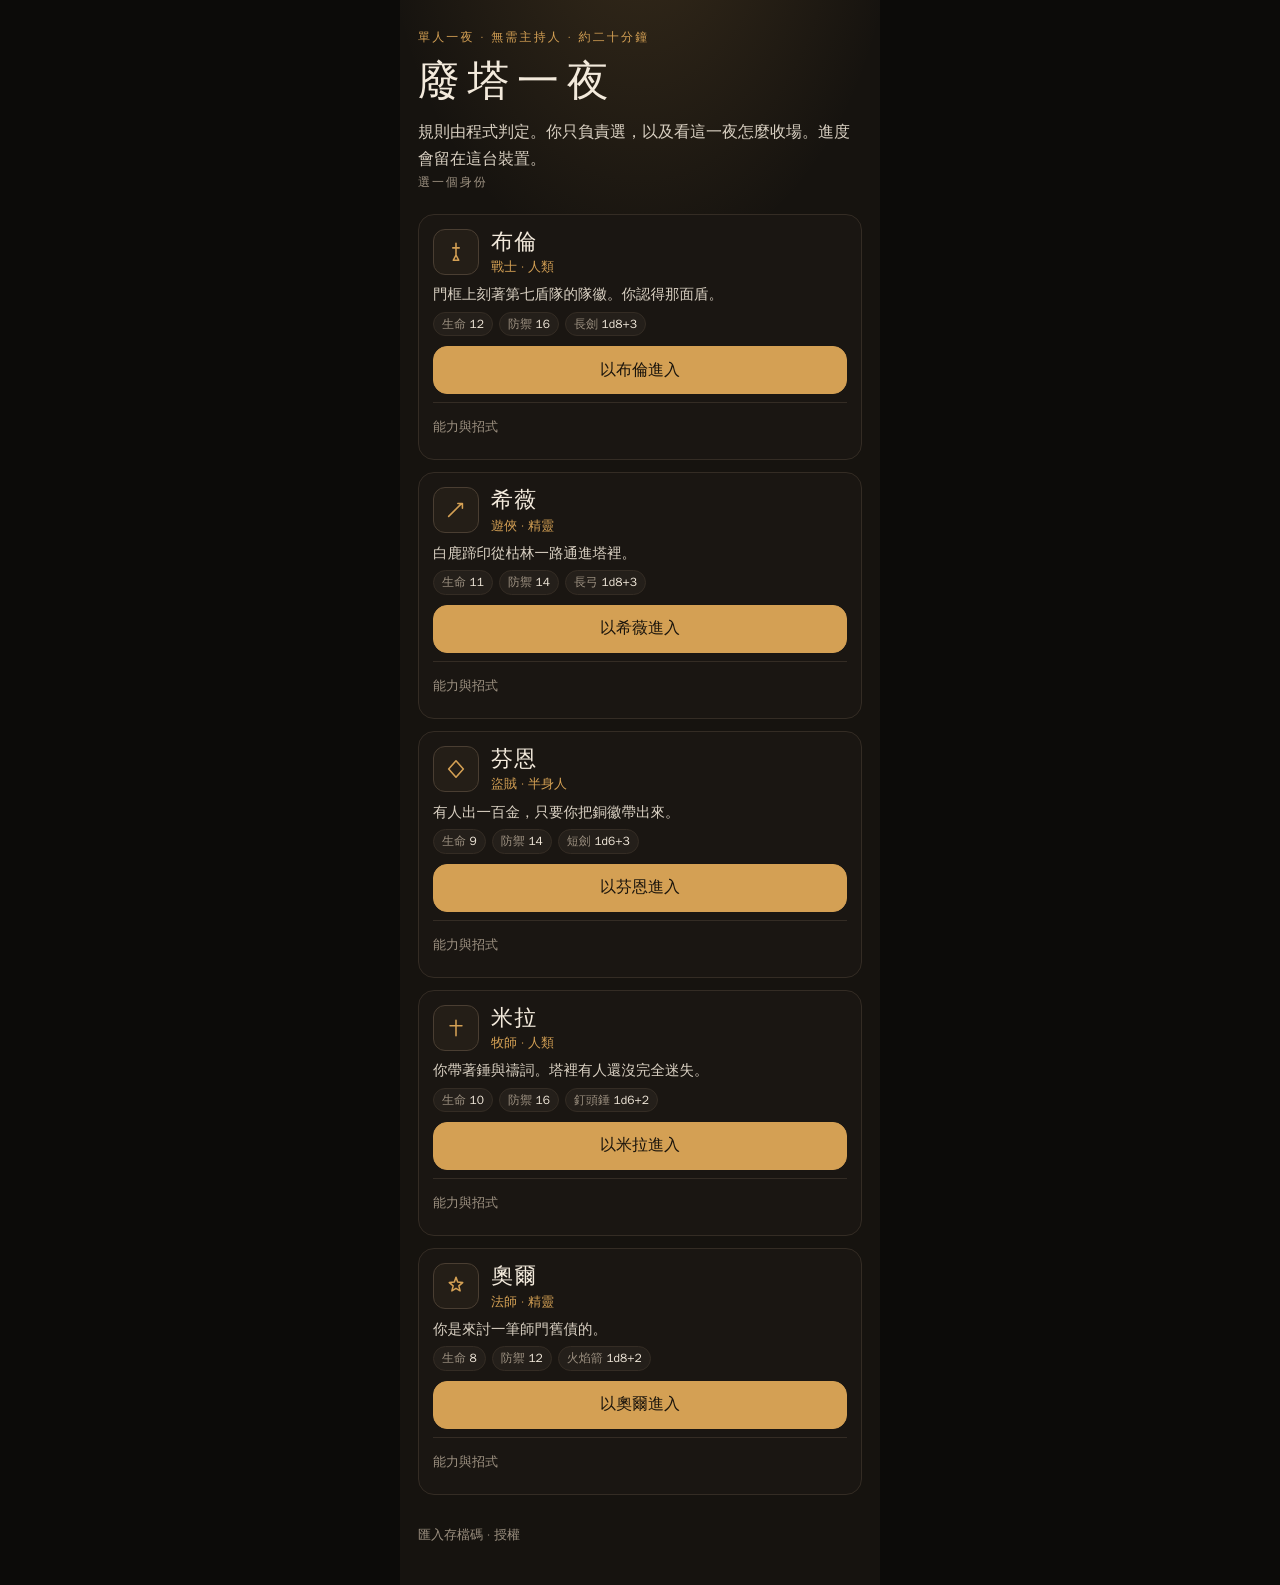
<file: preview/index.html>
<!DOCTYPE html>
<html lang="zh-Hant-HK">
<head>
<meta charset="utf-8">
<meta name="viewport" content="width=device-width, initial-scale=1, viewport-fit=cover">
<meta name="color-scheme" content="dark">
<meta name="theme-color" content="#100e0c">
<link rel="icon" type="image/svg+xml" href="favicon.svg">
<title>廢塔一夜 — 單人一夜 TRPG</title>
<!--
  Solo one-shot TRPG. Static files only: this page, ui.css, favicon.svg, data/, and js/.
  No build step, no framework, no CDN, no network calls, no external assets.
  Works over http(s) and by double-clicking the file (file://).
  Player-facing text: Traditional Chinese (Hong Kong). Code/comments: English.
  Story script lives in data/wasted_tower.js — writers edit that, not the engine.
-->
<link rel="stylesheet" href="ui.css">
</head>
<body>
<div id="tower-root"></div>
<template id="credits-src">
  <h1>授權與鳴謝</h1>
  <p>《廢塔一夜》部分戰鬥規則（例如優勢、劣勢、狀態、豁免、傷害類型，以及部分招式、道具與敵人能力）改編自下列規則文件，並經刪減、調整數值與翻譯為中文。</p>
  <p class="attrib">This work includes material taken from the System Reference Document 5.1 (“SRD 5.1”) by Wizards of the Coast LLC and available at https://dnd.wizards.com/resources/systems-reference-document. The SRD 5.1 is licensed under the Creative Commons Attribution 4.0 International License available at https://creativecommons.org/licenses/by/4.0/legalcode.</p>
  <p>故事、角色、地點與敵人名稱屬本作原創，並加入原創能力。</p>
</template>
<script src="data/wasted_tower.js"></script>
<script src="js/engine.js"></script>
<script src="js/narrator.js"></script>
<script src="js/dice.js"></script>
<script src="js/ui.js"></script>
<script>
  window.TowerUI.mount(document.getElementById('tower-root'));
</script>
</body>
</html>
</file>
<file: preview/ui.css>
:root {
  --bg: #0c0b09;
  --paper: #16130f;
  --paper-2: #1e1a15;
  --ink: #f3eadc;
  --muted: #9c9080;
  --line: #342c24;
  --line-strong: #4a3e32;
  --accent: #d4a054;
  --accent-ink: #1a140c;
  --danger: #c45c4a;
  --danger-dim: #3a221c;
  --serif: "Songti TC", "PMingLiU", "Noto Serif CJK TC", "Source Han Serif TC", "WenQuanYi Zen Hei", serif;
  --sans: "PingFang HK", "Noto Sans CJK HK", "Microsoft JhengHei", "WenQuanYi Zen Hei", system-ui, sans-serif;
  --shadow: 0 18px 50px rgba(0, 0, 0, 0.35);
}

* { box-sizing: border-box; }
html, body { margin: 0; padding: 0; height: 100%; max-width: 100%; }
body {
  background: var(--bg);
  color: var(--ink);
  font-family: var(--sans);
  font-size: 16px;
  line-height: 1.55;
  -webkit-text-size-adjust: 100%;
  -webkit-tap-highlight-color: transparent;
  overflow-x: hidden;
}
button, textarea { font: inherit; color: inherit; }
button { cursor: pointer; }
#tower-root { min-height: 100dvh; max-width: 100%; }
.gate, .play, .credits, .fatal, .sheet-panel, .dock, #log, .hud, .tray, .hero-card, .resume, .roster {
  max-width: 100%;
  min-width: 0;
}

.gate, .play, .credits, .fatal {
  width: min(480px, 100%);
  margin: 0 auto;
  background: var(--paper);
  min-height: 100dvh;
}
body.playing { overflow: hidden; }
body.playing .play {
  height: 100dvh;
  min-height: 0;
  display: flex;
  flex-direction: column;
}

/* ---------- title ---------- */
.gate {
  padding: 28px 18px calc(28px + env(safe-area-inset-bottom));
  background:
    radial-gradient(90% 42% at 50% -8%, rgba(212, 160, 84, 0.18), transparent 60%),
    var(--paper);
}
.eyebrow {
  margin: 0;
  color: var(--accent);
  font-size: 12px;
  letter-spacing: 0.18em;
}
.gate h1, .credits h1 {
  margin: 10px 0 0;
  font-family: var(--serif);
  font-size: 42px;
  font-weight: 700;
  letter-spacing: 0.18em;
  line-height: 1.15;
}
.lede {
  margin: 14px 0 0;
  max-width: 36em;
  color: #d9d0c2;
  font-family: var(--serif);
  font-size: 16px;
  line-height: 1.7;
}
.resume {
  margin-top: 22px;
  padding: 14px;
  border: 1px solid var(--line-strong);
  border-radius: 16px;
  background: var(--paper-2);
  display: flex;
  flex-direction: column;
  gap: 8px;
}
.resume .who { margin: 0; font-weight: 700; }
.resume .note, .fine, .save-note { margin: 0; color: var(--muted); font-size: 13px; line-height: 1.5; }
.save-error { margin: 0; color: var(--danger); font-size: 13.5px; }
.roster { margin-top: 22px; display: flex; flex-direction: column; gap: 12px; }
.sectitle {
  margin: 0 0 2px;
  color: var(--muted);
  font-size: 12px;
  letter-spacing: 0.16em;
  font-weight: 600;
}
.hero-card {
  border: 1px solid var(--line);
  background: #1a1612;
  border-radius: 16px;
  padding: 14px;
  display: grid;
  grid-template-columns: 46px minmax(0, 1fr);
  column-gap: 12px;
  row-gap: 6px;
}
.mark {
  width: 46px;
  height: 46px;
  border-radius: 12px;
  border: 1px solid var(--line-strong);
  color: var(--accent);
  display: grid;
  place-items: center;
  background: #241e17;
}
.hero-card h2 { margin: 0; font-family: var(--serif); font-size: 22px; letter-spacing: 0.06em; line-height: 1.2; }
.role { margin: 2px 0 0; color: var(--accent); font-size: 13px; }
.hook { margin: 0; grid-column: 1 / -1; color: #d9d0c2; font-size: 14.5px; line-height: 1.55; }
.meters { display: flex; flex-wrap: wrap; gap: 6px; grid-column: 1 / -1; }
.pill {
  border: 1px solid var(--line);
  background: #241f1a;
  color: var(--muted);
  border-radius: 999px;
  padding: 2px 8px;
  font-size: 12px;
}
.pill b { color: var(--ink); font-weight: 600; }
.hero-card .btn.primary { grid-column: 1 / -1; margin-top: 4px; }
.fold {
  grid-column: 1 / -1;
  border-top: 1px solid var(--line);
  margin-top: 2px;
  padding-top: 6px;
}
.fold summary {
  color: var(--muted);
  font-size: 13px;
  cursor: pointer;
  min-height: 36px;
  display: flex;
  align-items: center;
}
.fold .kv { margin: 4px 0; color: var(--muted); font-size: 13.5px; line-height: 1.5; }
.fold .kv b { color: var(--ink); font-weight: 600; }
.ability {
  display: grid;
  grid-template-columns: repeat(3, 1fr);
  gap: 6px;
  margin: 8px 0;
}
.ability span {
  background: #241f1a;
  border-radius: 10px;
  padding: 6px 8px;
  font-size: 12px;
  color: var(--muted);
}
.ability b { display: block; color: var(--ink); font-size: 14px; font-variant-numeric: tabular-nums; }
.tools-fold { margin-top: 18px; }
.tools-fold summary { color: var(--muted); font-size: 13px; min-height: 44px; display: flex; align-items: center; cursor: pointer; }
.code {
  width: 100%;
  min-height: 88px;
  resize: vertical;
  display: block;
  margin: 8px 0;
  background: #0e0c0a;
  color: var(--ink);
  border: 1px solid var(--line);
  border-radius: 12px;
  padding: 10px 12px;
  font-size: 16px;
  line-height: 1.45;
}
.credits { padding: 28px 18px 48px; }
.credits p { line-height: 1.7; }
.credits .attrib { color: #d9d0c2; font-size: 14px; overflow-wrap: anywhere; word-break: break-word; }
.btn, .line, .hint, .hook, .lede, .kv, .place-name, .place-meta, .badge-note, .fine, .ending-cap, .role {
  overflow-wrap: anywhere;
}
.fatal { padding: 48px 18px; }
.fatal h1 { color: var(--danger); font-size: 22px; }
.fatal li { color: #f0c9c4; margin: 6px 0; }

/* ---------- buttons ---------- */
.btn {
  appearance: none;
  border: 1px solid var(--line-strong);
  background: var(--paper-2);
  color: var(--ink);
  border-radius: 14px;
  min-height: 48px;
  padding: 12px 14px;
  text-align: left;
  line-height: 1.35;
  transition: transform 0.12s ease, background 0.12s ease, border-color 0.12s ease;
}
.btn:hover:not(:disabled) { background: #2a241c; }
.btn:active:not(:disabled) { transform: scale(0.985); }
.btn:focus-visible { outline: 2px solid var(--accent); outline-offset: 2px; }
.btn:disabled { opacity: 0.42; cursor: not-allowed; }
.btn small, .btn .summary, .btn .uses {
  display: block;
  margin-top: 3px;
  color: var(--muted);
  font-size: 12.5px;
  font-weight: 400;
  line-height: 1.4;
}
.btn.primary {
  background: var(--accent);
  color: var(--accent-ink);
  border-color: var(--accent);
  font-weight: 700;
  text-align: center;
}
.btn.primary small { color: #5c4318; }
.btn.primary:hover:not(:disabled) { background: #e0b06a; }
.btn.quiet, .btn.ghost {
  background: transparent;
  border-color: transparent;
  color: var(--muted);
  min-height: 42px;
  text-align: center;
}
.btn.danger { color: #f0c2ba; }
.btn.choice {
  display: flex;
  align-items: flex-start;
  gap: 12px;
}
.btn.choice .idx {
  flex: 0 0 auto;
  color: var(--accent);
  font-size: 12px;
  letter-spacing: 0.08em;
  padding-top: 3px;
  font-variant-numeric: tabular-nums;
}
.row { display: flex; flex-direction: column; gap: 8px; }
.row.inline { flex-direction: row; flex-wrap: wrap; }
.row.inline > .btn { flex: 1 1 140px; }

/* ---------- play ---------- */
.hud {
  flex: 0 0 auto;
  display: grid;
  grid-template-columns: auto minmax(0, 1fr) auto;
  gap: 10px;
  align-items: center;
  padding: calc(8px + env(safe-area-inset-top)) 12px 10px;
  border-bottom: 1px solid var(--line);
  background: #120f0c;
}
.hud > * { min-width: 0; }
.sheet-btn {
  min-width: 52px;
  min-height: 48px;
  padding: 8px 10px;
  text-align: center;
  font-size: 13px;
  letter-spacing: 0.08em;
}
.place-name {
  margin: 0;
  font-family: var(--serif);
  font-size: 17px;
  letter-spacing: 0.04em;
  line-height: 1.25;
}
.place-meta { margin: 2px 0 0; color: var(--muted); font-size: 12px; }
.floors { display: flex; gap: 5px; margin-top: 6px; }
.floors i {
  width: 18px;
  height: 3px;
  border-radius: 99px;
  background: #3a3228;
  display: block;
}
.floors i.on { background: var(--accent); }
.hud-nums { text-align: right; font-variant-numeric: tabular-nums; }
.hud-nums .hp { font-weight: 700; font-size: 15px; }
.hud-nums .ac { color: var(--muted); font-size: 12px; margin-top: 2px; }
.hpbar {
  margin-top: 6px;
  height: 5px;
  border-radius: 99px;
  background: #2a241c;
  overflow: hidden;
}
.hpfill { height: 100%; background: var(--accent); width: 0; }
.hpfill.low { background: var(--danger); }
#log {
  flex: 1 1 auto;
  min-height: 0;
  overflow-y: auto;
  padding: 18px 18px 12px;
  -webkit-overflow-scrolling: touch;
  overscroll-behavior: contain;
}
.line { margin: 0 0 12px; max-width: 42em; }
.line.fact, .line.narr {
  font-family: var(--serif);
  font-size: 17.5px;
  line-height: 1.75;
  color: #f6f0e6;
}
.line.act { color: var(--accent); font-size: 14.5px; margin-bottom: 8px; }
.line.roll, .line.sys { color: var(--muted); font-size: 13px; line-height: 1.45; margin-bottom: 8px; }
.line.good { color: #d7c08a; }
.line.bad { color: #e7b2a8; }
.stamp {
  display: flex;
  align-items: center;
  gap: 10px;
  margin: 8px 0 14px;
  color: var(--accent);
  font-size: 12px;
  letter-spacing: 0.14em;
}
.stamp::before, .stamp::after {
  content: "";
  height: 1px;
  flex: 1;
  background: var(--line);
}
.divider { border: 0; border-top: 1px solid var(--line); margin: 16px 18% 16px; }
.banner {
  border: 1px solid var(--line-strong);
  border-radius: 16px;
  padding: 16px;
  margin: 8px 0 16px;
  background: var(--paper-2);
}
.banner h2 { margin: 0 0 6px; font-family: var(--serif); font-size: 22px; letter-spacing: 0.08em; }
.banner p { margin: 0; color: var(--muted); font-size: 14px; line-height: 1.6; }
.banner.win h2 { color: #e7d7a8; }
.banner.secret { border-color: #6a5430; }
.banner.secret h2 { color: var(--accent); }
.banner.lose { border-color: #6a3b36; background: var(--danger-dim); }
.banner.lose h2 { color: #f0c2ba; }
.banner.rest h2 { color: var(--accent); }
.ending-card { margin: 8px 0 16px; }
.ending-img {
  width: 100%;
  height: auto;
  border-radius: 14px;
  border: 1px solid var(--line);
  background: #100e0c;
}
.ending-cap { color: var(--muted); font-size: 13px; margin-top: 8px; }

.dock {
  flex: 0 0 auto;
  max-height: 48dvh;
  overflow-y: auto;
  overscroll-behavior: contain;
  padding: 8px 12px calc(10px + env(safe-area-inset-bottom));
  border-top: 1px solid var(--line);
  background: #120f0c;
  display: flex;
  flex-direction: column;
  gap: 8px;
}
.dock-grip {
  width: 36px;
  height: 3px;
  border-radius: 99px;
  background: #4a3e32;
  margin: 0 auto 2px;
}
.foes { display: flex; flex-direction: column; gap: 6px; }
.foe {
  display: grid;
  grid-template-columns: 1fr auto;
  gap: 2px 10px;
  align-items: center;
  padding: 8px 10px;
  border-radius: 12px;
  background: var(--danger-dim);
  border: 1px solid #5a342c;
}
.foe b { font-weight: 600; font-size: 14px; }
.foe .hp { font-variant-numeric: tabular-nums; font-size: 13px; color: #f0c2ba; }
.foe .bar { grid-column: 1 / -1; height: 4px; border-radius: 99px; background: #4a2c26; overflow: hidden; }
.foe .bar i { display: block; height: 100%; background: var(--danger); }
.foe.down { opacity: 0.45; }
.foe-badges { grid-column: 1 / -1; display: flex; flex-wrap: wrap; gap: 6px; min-width: 0; }
.badge {
  appearance: none;
  border: 1px solid transparent;
  border-radius: 999px;
  padding: 2px 8px;
  font-size: 13px;
  line-height: 1.6;
  cursor: pointer;
  background: #2a2418;
  color: var(--accent);
}
.badge.restrained { border-color: #6a5428; }
.badge.prone { background: #1c2430; color: #9ec5ff; border-color: #3d5270; }
.badge-note { grid-column: 1 / -1; margin: 0; color: #d9d0c2; font-size: 13px; line-height: 1.45; }
.combat-menu { display: grid; grid-template-columns: 1fr 1fr; gap: 8px; }
.combat-menu > .btn { min-height: 58px; text-align: center; font-size: 17px; font-weight: 700; }
.combat-menu > .btn.span { grid-column: 1 / -1; }
.tray {
  border: 1px solid var(--line);
  background: var(--paper-2);
  border-radius: 14px;
  padding: 10px;
  display: flex;
  flex-direction: column;
  gap: 8px;
}
.tray h3 { margin: 0; font-size: 12px; letter-spacing: 0.14em; color: var(--muted); font-weight: 600; }
.hint { margin: 0; color: var(--muted); font-size: 13px; line-height: 1.5; }
.hint.when { color: #d9d0c2; }
.move-group { border: 1px solid var(--line); border-radius: 12px; overflow: hidden; background: #1a1612; min-width: 0; }
.move-toggle { width: 100%; border: 0; border-radius: 0; background: transparent; min-height: 48px; font-weight: 700; }
.move-list { display: flex; flex-direction: column; gap: 8px; padding: 0 8px 8px; min-width: 0; }
.move-list > .btn.move { min-height: 56px; max-width: 100%; }
.move-list > .btn.move small { white-space: normal; }
.move-list > .btn.move .when { color: #d9d0c2; }
.move.spent { opacity: 0.45; }

/* ---------- sheet ---------- */
.sheet {
  position: fixed;
  inset: 0;
  z-index: 30;
  background: rgba(8, 7, 6, 0.72);
  display: flex;
  justify-content: center;
  align-items: flex-end;
}
.sheet-panel {
  width: min(480px, 100%);
  max-height: min(88dvh, 760px);
  overflow: auto;
  background: var(--paper);
  border: 1px solid var(--line-strong);
  border-bottom: 0;
  border-radius: 20px 20px 0 0;
  padding: 8px 16px calc(18px + env(safe-area-inset-bottom));
  box-shadow: var(--shadow);
}
.sheet-head {
  display: flex;
  align-items: center;
  justify-content: space-between;
  gap: 12px;
  position: sticky;
  top: 0;
  background: var(--paper);
  padding: 8px 0 10px;
}
.sheet-head h2 { margin: 0; font-family: var(--serif); font-size: 26px; letter-spacing: 0.06em; }
.sheet-head .role { margin: 0; }
.block { margin: 14px 0; }
.block h3 { margin: 0 0 8px; font-size: 12px; letter-spacing: 0.14em; color: var(--muted); font-weight: 600; }
.chips { display: flex; flex-wrap: wrap; gap: 6px; }
.chip {
  border: 1px solid var(--line);
  border-radius: 999px;
  padding: 4px 10px;
  font-size: 13px;
  background: #241f1a;
}
.chip.none { border-style: dashed; color: var(--muted); }
.sheet-hp { display: flex; justify-content: space-between; font-variant-numeric: tabular-nums; margin-bottom: 6px; }

/* ---------- dice (presentational; faces come from js/dice.js) ---------- */
.dice-overlay {
  position: fixed;
  inset: 0;
  z-index: 40;
  display: flex;
  align-items: center;
  justify-content: center;
  padding: 24px 12px calc(24px + env(safe-area-inset-bottom));
  background: rgba(8, 7, 6, 0.84);
  touch-action: manipulation;
  -webkit-tap-highlight-color: transparent;
  cursor: pointer;
  user-select: none;
  -webkit-user-select: none;
}
.dice-row {
  display: flex;
  align-items: center;
  justify-content: center;
  gap: 12px;
  max-width: 100%;
}
.d20 {
  position: relative;
  width: 46vw;
  height: 46vw;
  max-width: 180px;
  max-height: 180px;
  display: flex;
  align-items: center;
  justify-content: center;
  flex: 0 0 auto;
}
.dice-row.multi .d20 { width: 34vw; height: 34vw; max-width: 148px; max-height: 148px; }
.d20 .shape { width: 100%; height: 100%; display: block; transform-origin: 50% 46%; }
.d20 .outer { fill: #1a1612; stroke: #d4a054; stroke-width: 3; stroke-linejoin: round; }
.d20 .edge { fill: rgba(212, 160, 84, 0.08); stroke: #6a5430; stroke-width: 1.5; stroke-linejoin: round; }
.d20 .face {
  position: absolute;
  z-index: 1;
  width: auto;
  height: auto;
  overflow: visible;
  clip: auto;
  font-weight: 700;
  line-height: 1;
  font-variant-numeric: tabular-nums;
  color: var(--ink);
  font-size: clamp(32px, 11vw, 52px);
  pointer-events: none;
}
.d20.settled { transform: scale(1.08); }
.d20.settled .face { font-size: clamp(48px, 16vw, 78px); color: var(--accent); }
.dice-row.multi .d20 .face { font-size: clamp(26px, 9vw, 42px); }
.dice-row.multi .d20.settled .face { font-size: clamp(36px, 12vw, 60px); }
.d20.spinning .shape { animation: d20-spin 0.2s linear infinite; }
.d20.kept .outer, .d20.kept .edge { stroke: var(--accent); }
.d20.kept { filter: drop-shadow(0 0 12px rgba(212, 160, 84, 0.65)); }
.dice-row.multi .d20.settled:not(.kept) { opacity: 0.5; filter: none; }
@keyframes d20-spin { from { transform: rotate(0deg); } to { transform: rotate(360deg); } }
@media (prefers-reduced-motion: reduce) {
  .btn { transition: none; }
  .d20.spinning .shape { animation: none; }
  .d20.settled { transform: none; }
}
@media (max-width: 640px) {
  .dice-overlay { padding: 16px 8px calc(16px + env(safe-area-inset-bottom)); }
  .dice-row { gap: 8px; }
}

@media (min-width: 840px) {
  body {
    background:
      linear-gradient(90deg, transparent 0, transparent calc(50% - 240px), rgba(212, 160, 84, 0.05) calc(50% - 240px), rgba(212, 160, 84, 0.05) calc(50% + 240px), transparent calc(50% + 240px)),
      var(--bg);
  }
}
</file>
